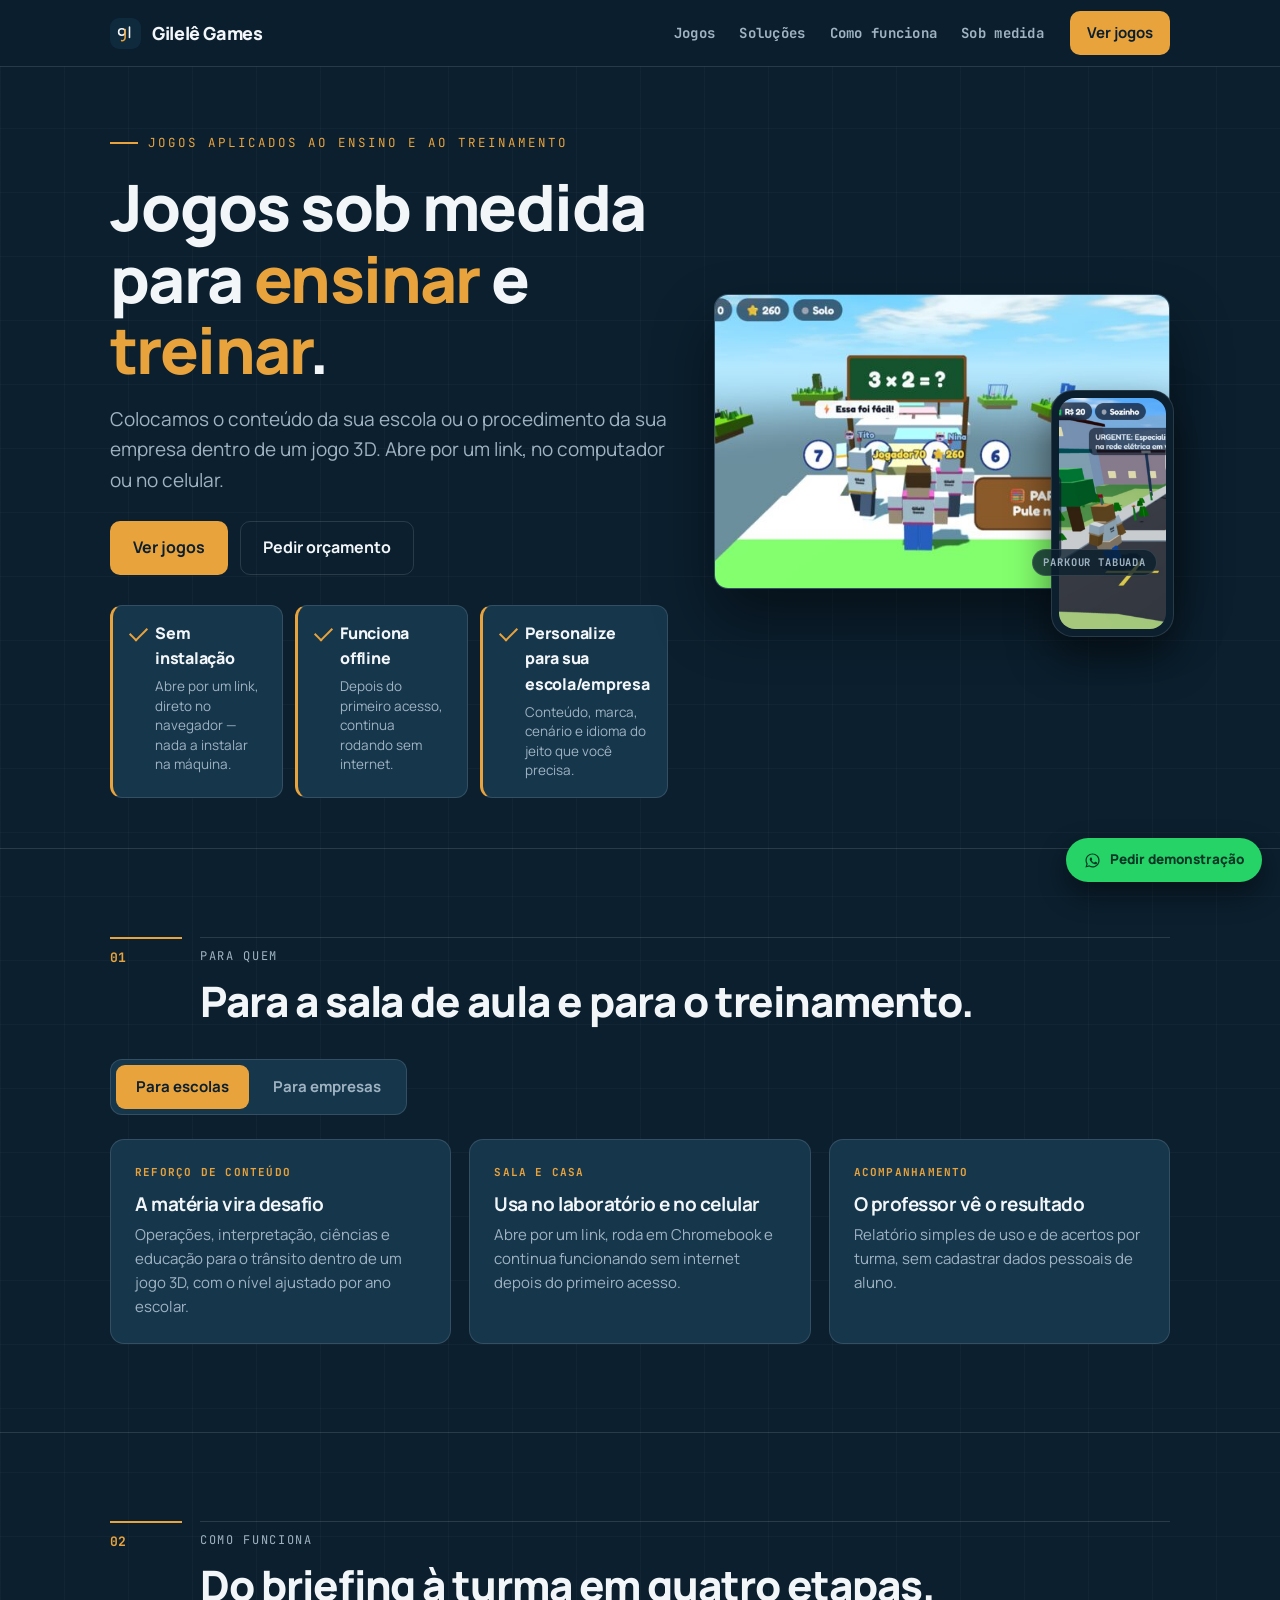
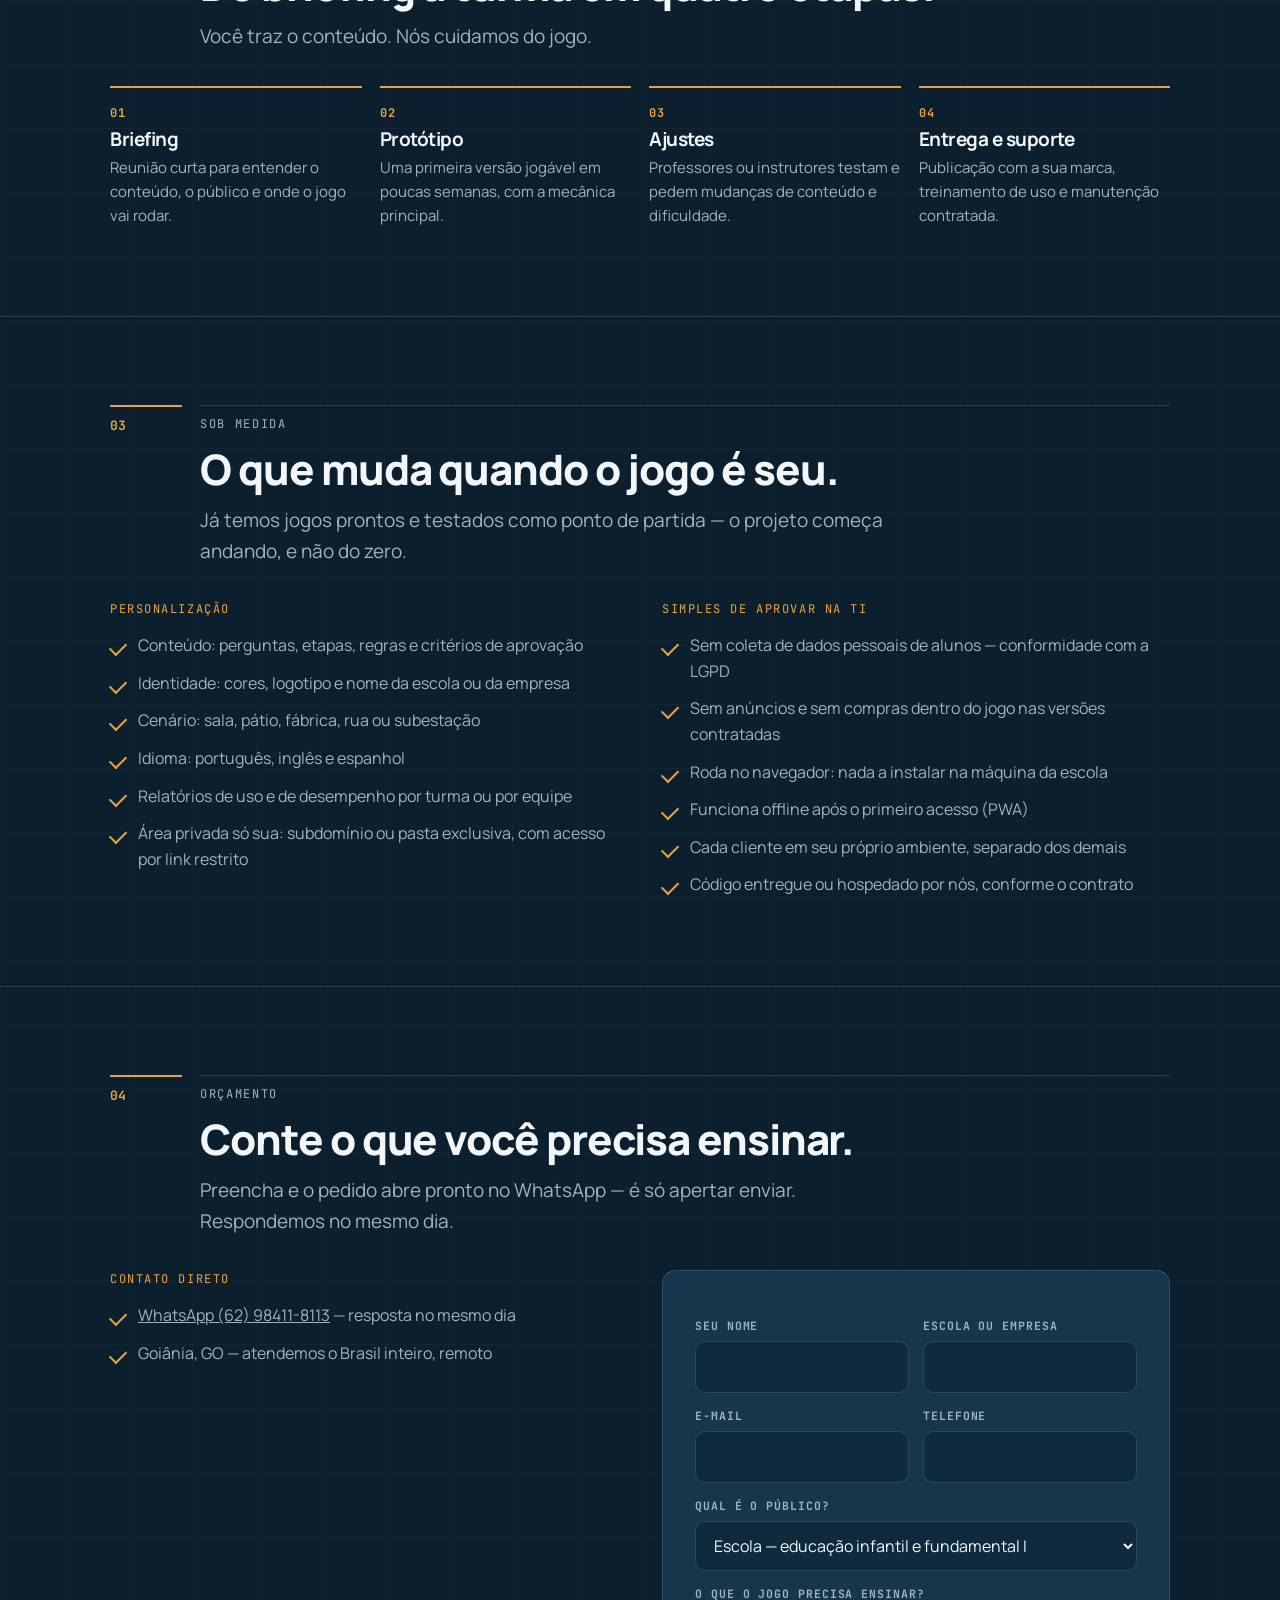
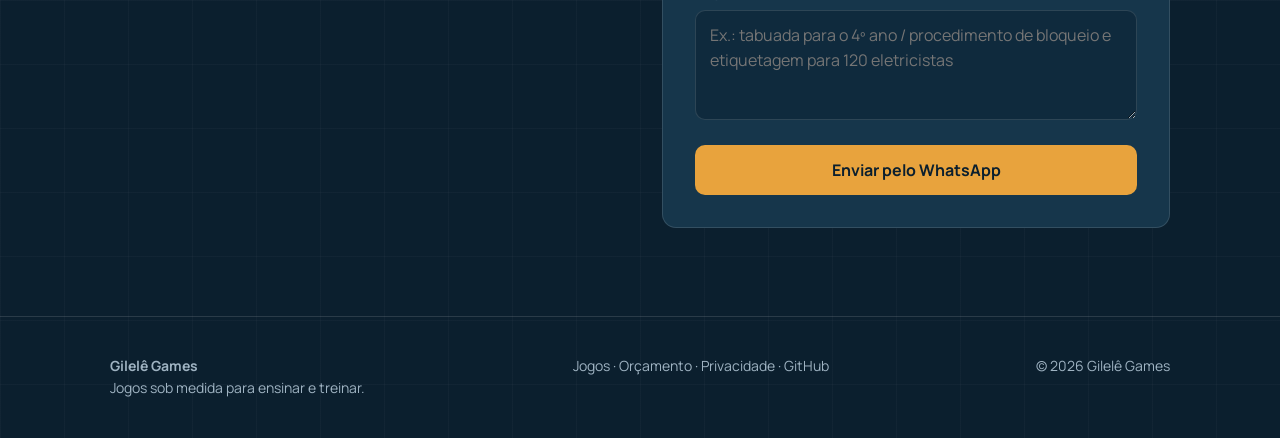
<file: index.html>
<!DOCTYPE html>
<html lang="pt-BR">
<head>
<meta charset="utf-8">
<meta name="viewport" content="width=device-width, initial-scale=1">
<title>Gilelê Games — Jogos sob medida para ensinar e treinar</title>
<meta name="description" content="Jogos e simuladores 3D sob medida para escolas e para treinamento corporativo. Rodam no navegador, sem instalação.">
<meta name="theme-color" content="#0B1F2E">
<link rel="icon" href="icons/portal.svg">
<link rel="apple-touch-icon" href="icons/portal-192.png">
<link rel="preconnect" href="https://fonts.googleapis.com">
<link rel="preconnect" href="https://fonts.gstatic.com" crossorigin>
<link href="https://fonts.googleapis.com/css2?family=Manrope:wght@400;500;600;800&family=JetBrains+Mono:wght@500;700&display=swap" rel="stylesheet">
<style>
:root{
  --bg:#0B1F2E; --base:#0F2A3D; --surf:#16364B; --surf2:#1C4260;
  --line:rgba(242,246,248,.13); --tx:#F2F6F8; --mut:#9FB3C2; --am:#E8A33D;
  --r:14px; --max:1180px; --mono:'JetBrains Mono',ui-monospace,monospace;
}
*{box-sizing:border-box}
html{scroll-behavior:smooth}
body{margin:0;color:var(--tx);font-family:Manrope,system-ui,sans-serif;font-size:17px;line-height:1.6;-webkit-font-smoothing:antialiased;
 background:
  linear-gradient(rgba(242,246,248,.028) 1px,transparent 1px) 0 0/100% 64px,
  linear-gradient(90deg,rgba(242,246,248,.028) 1px,transparent 1px) 0 0/64px 100%,
  var(--bg)}
h1,h2,h3{line-height:1.12;letter-spacing:-.025em;margin:0}
h1{font-size:clamp(34px,6.4vw,64px);font-weight:800}
h2{font-size:clamp(26px,3.8vw,42px);font-weight:800}
h3{font-size:19px;font-weight:700}
p{margin:0}
a{color:inherit}
:root{--pad:clamp(28px,6.5vw,60px)}
.wrap{max-width:var(--max);margin:0 auto;padding-left:var(--pad);padding-right:var(--pad)}
.lead{color:var(--mut);font-size:clamp(16px,2vw,19px);max-width:58ch}
.btn{display:inline-flex;align-items:center;gap:8px;padding:13px 22px;border-radius:10px;font-weight:700;font-size:16px;text-decoration:none;border:1px solid transparent;cursor:pointer;font-family:inherit}
.btn-p{background:var(--am);color:#0B1F2E}
.btn-p:hover{filter:brightness(1.07)}
.btn-s{border-color:var(--line);color:var(--tx);background:transparent}
.btn-s:hover{background:var(--surf)}

section{padding-top:clamp(54px,7vw,88px);padding-bottom:clamp(54px,7vw,88px);position:relative}
section + section{border-top:1px solid var(--line)}
.shead{display:grid;grid-template-columns:72px 1fr;gap:0 18px;align-items:start;margin-bottom:34px}
.shead .ix{font-family:var(--mono);font-size:13px;font-weight:700;color:var(--am);padding-top:9px;border-top:2px solid var(--am)}
.shead .tt{border-top:1px solid var(--line);padding-top:9px}
.shead .tt .k{font-family:var(--mono);font-size:12px;letter-spacing:.14em;text-transform:uppercase;color:var(--mut);display:block;margin-bottom:12px}
.shead .tt p{margin-top:12px}
@media(max-width:620px){.shead{grid-template-columns:52px 1fr;gap:0 12px}}

header{position:sticky;top:0;z-index:50;background:rgba(11,31,46,.9);backdrop-filter:blur(10px);border-bottom:1px solid var(--line)}
.nav{display:flex;align-items:center;gap:26px;height:66px}
.brand{display:flex;align-items:center;gap:11px;font-weight:800;letter-spacing:-.02em;text-decoration:none;font-size:18px}
.brand img{width:31px;height:31px;border-radius:9px}
.nav nav{margin-left:auto;display:flex;gap:24px;font-size:14px;font-weight:700;color:var(--mut);font-family:var(--mono);letter-spacing:.02em}
.nav nav a{text-decoration:none}
.nav nav a:hover{color:var(--tx)}
.nav nav a.kids{color:var(--am)}
.nav .btn{padding:9px 16px;font-size:15px}
@media(max-width:900px){.nav nav{display:none}.nav .btn{margin-left:auto}}

.hero{padding-top:clamp(40px,6vw,66px);padding-bottom:clamp(34px,5vw,50px)}
.hero-grid{display:grid;grid-template-columns:1.1fr .9fr;gap:46px;align-items:center}
@media(max-width:980px){.hero-grid{grid-template-columns:1fr;gap:32px}}
.kicker{font-family:var(--mono);font-size:12.5px;letter-spacing:.16em;text-transform:uppercase;color:var(--am);display:flex;align-items:center;gap:10px}
.kicker::before{content:"";width:28px;height:2px;background:var(--am)}
.hero h1{margin:18px 0 18px}
.hero h1 em{font-style:normal;color:var(--am)}
.cta{display:flex;gap:12px;margin-top:26px;flex-wrap:wrap}
.hl{display:grid;grid-template-columns:repeat(3,1fr);gap:12px;margin-top:30px}
@media(max-width:760px){.hl{grid-template-columns:1fr}}
.hlc{background:var(--surf);border:1px solid var(--line);border-left:3px solid var(--am);border-radius:12px;padding:15px 17px 16px}
.hlc b{display:block;font-size:16px;font-weight:800;letter-spacing:-.015em;padding-left:25px;position:relative}
.hlc b::before{content:"";position:absolute;left:0;top:6px;width:15px;height:8px;border-left:2.5px solid var(--am);border-bottom:2.5px solid var(--am);transform:rotate(-45deg)}
.hlc span{display:block;color:var(--mut);font-size:13.5px;line-height:1.45;margin-top:5px;padding-left:25px}
.shotlab{position:absolute;z-index:4;right:12px;bottom:12px;font-family:var(--mono);font-size:10.5px;font-weight:700;letter-spacing:.08em;text-transform:uppercase;color:var(--mut);background:rgba(11,31,46,.78);border:1px solid var(--line);border-radius:999px;padding:4px 10px}

.mock{position:relative;aspect-ratio:4/3}
.laptop{position:absolute;inset:0 0 14% 0;background:var(--surf);border:1px solid var(--line);border-radius:var(--r);overflow:hidden;box-shadow:0 30px 60px rgba(0,0,0,.45)}
.laptop img{width:100%;height:100%;object-fit:cover;display:block}
.phone{position:absolute;right:-4px;bottom:0;width:27%;aspect-ratio:9/18;background:#0B1F2E;border:1px solid var(--line);border-radius:22px;padding:7px;box-shadow:0 20px 40px rgba(0,0,0,.5);overflow:hidden}
.phone img{width:100%;height:100%;object-fit:cover;border-radius:16px;display:block}

/* FAIXA CRIANÇAS */
.kidsband{background:linear-gradient(100deg,#2a6c91,#1d5476);border:1px solid var(--line);border-radius:18px;padding:26px 28px;display:flex;align-items:center;gap:22px;flex-wrap:wrap;justify-content:space-between}
.kidsband h3{font-size:clamp(20px,2.6vw,26px)}
.kidsband p{color:#D8E6EE;font-size:15.5px;margin-top:6px;max-width:52ch}

.feat{display:grid;grid-template-columns:1.25fr .75fr;gap:0;border:1px solid var(--line);border-radius:18px;overflow:hidden;background:var(--surf);text-decoration:none}
@media(max-width:860px){.feat{grid-template-columns:1fr}}
.feat .thumb{aspect-ratio:16/9;border-right:1px solid var(--line)}
.feat-body{padding:30px 28px;display:flex;flex-direction:column;gap:12px;justify-content:center}
.feat-body h3{font-size:clamp(24px,3vw,32px)}
.feat-body p{color:var(--mut);font-size:16px}
.grid{display:grid;grid-template-columns:repeat(3,1fr);gap:18px;margin-top:18px}
@media(max-width:900px){.grid{grid-template-columns:1fr 1fr}}
@media(max-width:600px){.grid{grid-template-columns:1fr}}
.g{background:var(--surf);border:1px solid var(--line);border-radius:14px;overflow:hidden;display:flex;flex-direction:column;text-decoration:none;transition:transform .12s,border-color .12s}
.g:hover,.feat:hover{transform:translateY(-3px);border-color:rgba(232,163,61,.5)}
.thumb{aspect-ratio:16/10;position:relative;overflow:hidden;background:#123a4f}
.thumb .sh{position:absolute;inset:0;width:100%;height:100%;object-fit:cover;z-index:1}
.thumb .ic{position:absolute;z-index:3;right:12px;bottom:12px;width:38px;height:38px;border-radius:11px;border:1px solid var(--line)}
.thumb::after{content:"";position:absolute;inset:0;z-index:2;background:linear-gradient(180deg,rgba(11,31,46,.34),rgba(11,31,46,.06) 45%,rgba(11,31,46,.42))}
.g-body{padding:16px 18px 18px;display:flex;flex-direction:column;gap:9px;flex:1}
.g-body p{color:var(--mut);font-size:14px}
.tags{display:flex;flex-wrap:wrap;gap:6px;margin-top:auto;padding-top:8px}
.t{font-size:11.5px;font-weight:600;color:var(--mut);border:1px solid var(--line);border-radius:999px;padding:3px 10px;font-family:var(--mono)}
.status{position:absolute;z-index:3;top:12px;left:12px;font-family:var(--mono);font-size:10.5px;font-weight:700;letter-spacing:.09em;text-transform:uppercase;background:rgba(11,31,46,.82);border:1px solid var(--line);border-radius:999px;padding:4px 10px}
.status.dev{color:var(--am);border-color:rgba(232,163,61,.45)}
.pf{font-family:var(--mono);font-size:11px;color:var(--am);letter-spacing:.1em;text-transform:uppercase;font-weight:700}
.pfnote{margin-top:20px;font-size:14px;color:var(--mut)}

.seg{display:inline-flex;background:var(--surf);border:1px solid var(--line);border-radius:12px;padding:5px;gap:4px}
.seg button{border:0;background:transparent;color:var(--mut);font:inherit;font-weight:700;font-size:15px;padding:10px 20px;border-radius:9px;cursor:pointer}
.seg button[aria-selected=true]{background:var(--am);color:#0B1F2E}
.cards{display:grid;grid-template-columns:repeat(3,1fr);gap:18px;margin-top:24px}
.cards[hidden]{display:none}
@media(max-width:860px){.cards{grid-template-columns:1fr}}
.card{background:var(--surf);border:1px solid var(--line);border-radius:14px;padding:24px}
.card h3{margin-bottom:8px}
.card p{color:var(--mut);font-size:15px}
.card .tag{font-family:var(--mono);font-size:11px;font-weight:700;letter-spacing:.11em;text-transform:uppercase;color:var(--am);display:block;margin-bottom:12px}

.steps{display:grid;grid-template-columns:repeat(4,1fr);gap:18px}
@media(max-width:860px){.steps{grid-template-columns:1fr 1fr}}
@media(max-width:560px){.steps{grid-template-columns:1fr}}
.step{border-top:2px solid var(--am);padding-top:16px}
.step b{display:block;font-family:var(--mono);font-size:12px;color:var(--am);font-weight:700;letter-spacing:.1em;margin-bottom:6px}
.step p{color:var(--mut);font-size:15px;margin-top:6px}

.two{display:grid;grid-template-columns:1fr 1fr;gap:44px;align-items:start}
@media(max-width:860px){.two{grid-template-columns:1fr;gap:30px}}
ul.clean{list-style:none;margin:0;padding:0;display:grid;gap:12px}
ul.clean li{padding-left:28px;position:relative;color:var(--mut);font-size:16px}
ul.clean li::before{content:"";position:absolute;left:0;top:9px;width:14px;height:8px;border-left:2px solid var(--am);border-bottom:2px solid var(--am);transform:rotate(-45deg)}
.subt{font-family:var(--mono);font-size:12px;letter-spacing:.13em;text-transform:uppercase;color:var(--am);display:block;margin-bottom:14px}

.form{background:var(--surf);border:1px solid var(--line);border-radius:14px;padding:clamp(22px,4vw,32px)}
.row{display:grid;grid-template-columns:1fr 1fr;gap:14px}
@media(max-width:620px){.row{grid-template-columns:1fr}}
label{display:block;font-family:var(--mono);font-size:11.5px;font-weight:700;letter-spacing:.08em;text-transform:uppercase;color:var(--mut);margin:14px 0 6px}
input,select,textarea{width:100%;background:var(--base);border:1px solid var(--line);border-radius:10px;color:var(--tx);font:inherit;font-size:16px;padding:12px 14px}
input:focus,select:focus,textarea:focus{outline:2px solid var(--am);outline-offset:1px}
textarea{min-height:110px;resize:vertical}
.ok{margin-top:16px;background:rgba(232,163,61,.12);border:1px solid rgba(232,163,61,.4);border-radius:10px;padding:14px;font-size:15px;display:none}
.ok.on{display:block}

.wpp{position:fixed;right:18px;bottom:18px;z-index:60;display:inline-flex;align-items:center;gap:9px;background:#25D366;color:#073626;border-radius:999px;padding:11px 18px;font-weight:800;text-decoration:none;box-shadow:0 12px 28px rgba(0,0,0,.45);font-size:13.5px}
.wpp:hover{filter:brightness(1.06)}
.wpp svg{width:17px;height:17px;fill:currentColor}
footer{border-top:1px solid var(--line);padding:38px 0;color:var(--mut);font-size:14px}
.f-grid{display:flex;justify-content:space-between;gap:24px;flex-wrap:wrap}
footer a{text-decoration:none}
footer a:hover{color:var(--tx)}
</style>
</head>
<body>

<header>
 <div class="wrap nav">
  <a class="brand" href="#top"><img src="icons/portal.svg" alt=""> Gilelê Games</a>
  <nav>
   <a href="jogos.html">Jogos</a>
   <a href="#publico">Soluções</a>
   <a href="#como">Como funciona</a>
   <a href="#sobmedida">Sob medida</a>
  </nav>
  <a class="btn btn-p" href="jogos.html">Ver jogos</a>
 </div>
</header>

<section class="hero wrap" id="top">
 <div class="hero-grid">
  <div>
   <span class="kicker">Jogos aplicados ao ensino e ao treinamento</span>
   <h1>Jogos sob medida para <em>ensinar</em> e <em>treinar</em>.</h1>
   <p class="lead">Colocamos o conteúdo da sua escola ou o procedimento da sua empresa dentro de um jogo 3D. Abre por um link, no computador ou no celular.</p>
   <div class="cta">
    <a class="btn btn-p" href="jogos.html">Ver jogos</a>
    <a class="btn btn-s" href="#orcamento">Pedir orçamento</a>
   </div>
   <div class="hl">
    <div class="hlc"><b>Sem instalação</b><span>Abre por um link, direto no navegador — nada a instalar na máquina.</span></div>
    <div class="hlc"><b>Funciona offline</b><span>Depois do primeiro acesso, continua rodando sem internet.</span></div>
    <div class="hlc"><b>Personalize para sua escola/empresa</b><span>Conteúdo, marca, cenário e idioma do jeito que você precisa.</span></div>
   </div>
  </div>

  <div class="mock" aria-hidden="true">
   <div class="laptop"><img src="shots/parkour-tabuada.jpg" alt=""><span class="shotlab">Parkour Tabuada</span></div>
   <div class="phone"><img src="shots/apagao-phone.jpg" alt=""></div>
  </div>
 </div>
</section>

<section id="publico">
 <div class="wrap">
  <div class="shead">
   <div class="ix">01</div>
   <div class="tt">
    <span class="k">Para quem</span>
    <h2>Para a sala de aula e para o treinamento.</h2>
   </div>
  </div>
  <div class="seg" role="tablist">
   <button role="tab" aria-selected="true" data-seg="escolas">Para escolas</button>
   <button role="tab" aria-selected="false" data-seg="empresas">Para empresas</button>
  </div>

  <div class="cards" data-panel="escolas">
   <div class="card"><span class="tag">Reforço de conteúdo</span><h3>A matéria vira desafio</h3><p>Operações, interpretação, ciências e educação para o trânsito dentro de um jogo 3D, com o nível ajustado por ano escolar.</p></div>
   <div class="card"><span class="tag">Sala e casa</span><h3>Usa no laboratório e no celular</h3><p>Abre por um link, roda em Chromebook e continua funcionando sem internet depois do primeiro acesso.</p></div>
   <div class="card"><span class="tag">Acompanhamento</span><h3>O professor vê o resultado</h3><p>Relatório simples de uso e de acertos por turma, sem cadastrar dados pessoais de aluno.</p></div>
  </div>

  <div class="cards" data-panel="empresas" hidden>
   <div class="card"><span class="tag">Segurança do trabalho</span><h3>Treinar o risco sem correr o risco</h3><p>Simulações de procedimento, EPI, bloqueio e situações de emergência no ambiente da sua operação.</p></div>
   <div class="card"><span class="tag">Procedimentos</span><h3>Da norma à prática</h3><p>O passo a passo do seu POP virado em missão: o colaborador executa, erra em ambiente seguro e repete.</p></div>
   <div class="card"><span class="tag">Integração</span><h3>Onboarding que não é slide</h3><p>Reconhecimento de área, rotina e regras da empresa em um percurso guiado de poucos minutos.</p></div>
  </div>
 </div>
</section>

<section id="como">
 <div class="wrap">
  <div class="shead">
   <div class="ix">02</div>
   <div class="tt">
    <span class="k">Como funciona</span>
    <h2>Do briefing à turma em quatro etapas.</h2>
    <p class="lead">Você traz o conteúdo. Nós cuidamos do jogo.</p>
   </div>
  </div>
  <div class="steps">
   <div class="step"><b>01</b><h3>Briefing</h3><p>Reunião curta para entender o conteúdo, o público e onde o jogo vai rodar.</p></div>
   <div class="step"><b>02</b><h3>Protótipo</h3><p>Uma primeira versão jogável em poucas semanas, com a mecânica principal.</p></div>
   <div class="step"><b>03</b><h3>Ajustes</h3><p>Professores ou instrutores testam e pedem mudanças de conteúdo e dificuldade.</p></div>
   <div class="step"><b>04</b><h3>Entrega e suporte</h3><p>Publicação com a sua marca, treinamento de uso e manutenção contratada.</p></div>
  </div>
 </div>
</section>

<section id="sobmedida">
 <div class="wrap">
  <div class="shead">
   <div class="ix">03</div>
   <div class="tt">
    <span class="k">Sob medida</span>
    <h2>O que muda quando o jogo é seu.</h2>
    <p class="lead">Já temos jogos prontos e testados como ponto de partida — o projeto começa andando, e não do zero.</p>
   </div>
  </div>
  <div class="two">
   <div>
    <span class="subt">Personalização</span>
    <ul class="clean">
     <li>Conteúdo: perguntas, etapas, regras e critérios de aprovação</li>
     <li>Identidade: cores, logotipo e nome da escola ou da empresa</li>
     <li>Cenário: sala, pátio, fábrica, rua ou subestação</li>
     <li>Idioma: português, inglês e espanhol</li>
     <li>Relatórios de uso e de desempenho por turma ou por equipe</li>
     <li>Área privada só sua: subdomínio ou pasta exclusiva, com acesso por link restrito</li>
    </ul>
   </div>
   <div>
    <span class="subt">Simples de aprovar na TI</span>
    <ul class="clean">
     <li>Sem coleta de dados pessoais de alunos — conformidade com a LGPD</li>
     <li>Sem anúncios e sem compras dentro do jogo nas versões contratadas</li>
     <li>Roda no navegador: nada a instalar na máquina da escola</li>
     <li>Funciona offline após o primeiro acesso (PWA)</li>
     <li>Cada cliente em seu próprio ambiente, separado dos demais</li>
     <li>Código entregue ou hospedado por nós, conforme o contrato</li>
    </ul>
   </div>
  </div>
 </div>
</section>

<section id="orcamento">
 <div class="wrap">
  <div class="shead">
   <div class="ix">04</div>
   <div class="tt">
    <span class="k">Orçamento</span>
    <h2>Conte o que você precisa ensinar.</h2>
    <p class="lead">Preencha e o pedido abre pronto no WhatsApp — é só apertar enviar. Respondemos no mesmo dia.</p>
   </div>
  </div>
  <div class="two">
   <div>
    <span class="subt">Contato direto</span>
    <ul class="clean">
     <li><a href="https://wa.me/5562984118113" target="_blank" rel="noopener">WhatsApp (62) 98411-8113</a> — resposta no mesmo dia</li>
     <li>Goiânia, GO — atendemos o Brasil inteiro, remoto</li>
    </ul>
   </div>
   <form class="form" id="f">
    <div class="row">
     <div><label for="n">Seu nome</label><input id="n" required></div>
     <div><label for="o">Escola ou empresa</label><input id="o" required></div>
    </div>
    <div class="row">
     <div><label for="e">E-mail</label><input id="e" type="email" required></div>
     <div><label for="tel">Telefone</label><input id="tel" inputmode="tel"></div>
    </div>
    <label for="p">Qual é o público?</label>
    <select id="p">
     <option>Escola — educação infantil e fundamental I</option>
     <option>Escola — fundamental II e ensino médio</option>
     <option>Empresa — treinamento e segurança do trabalho</option>
     <option>Empresa — integração e procedimentos</option>
     <option>Outro</option>
    </select>
    <label for="m">O que o jogo precisa ensinar?</label>
    <textarea id="m" placeholder="Ex.: tabuada para o 4º ano / procedimento de bloqueio e etiquetagem para 120 eletricistas"></textarea>
    <button class="btn btn-p" style="margin-top:18px;width:100%;justify-content:center" type="submit">Enviar pelo WhatsApp</button>
    <div class="ok" id="ok"></div>
   </form>
  </div>
 </div>
</section>

<footer>
 <div class="wrap f-grid">
  <div><strong>Gilelê Games</strong><br>Jogos sob medida para ensinar e treinar.</div>
  <div><a href="jogos.html">Jogos</a> · <a href="#orcamento">Orçamento</a> · <a href="privacidade.html">Privacidade</a> · <a href="https://github.com/mico-droid/gilele-games">GitHub</a></div>
  <div>© 2026 Gilelê Games</div>
 </div>
</footer>

<a class="wpp" href="https://wa.me/5562984118113?text=Ol%C3%A1%2C%20vim%20pelo%20site%20da%20Gilel%C3%AA%20Games%20e%20quero%20falar%20sobre%20um%20jogo%20sob%20medida." target="_blank" rel="noopener" aria-label="Pedir demonstração pelo WhatsApp"><svg viewBox="0 0 24 24" aria-hidden="true"><path d="M12.04 2C6.58 2 2.13 6.45 2.13 11.91c0 1.75.46 3.45 1.32 4.95L2 22l5.25-1.38a9.9 9.9 0 0 0 4.79 1.22h.01c5.46 0 9.91-4.45 9.91-9.91 0-2.65-1.03-5.14-2.9-7.01A9.82 9.82 0 0 0 12.04 2zm0 1.67c2.2 0 4.27.86 5.83 2.42a8.2 8.2 0 0 1 2.41 5.82c0 4.54-3.7 8.24-8.25 8.24a8.22 8.22 0 0 1-4.2-1.15l-.3-.18-3.12.82.83-3.04-.2-.31a8.2 8.2 0 0 1-1.26-4.38c0-4.54 3.7-8.24 8.26-8.24zm-2.4 4.1c-.17 0-.45.07-.69.32-.24.25-.9.88-.9 2.15s.92 2.49 1.05 2.66c.13.17 1.8 2.75 4.37 3.75.61.26 1.09.42 1.46.54.61.19 1.17.17 1.61.1.49-.07 1.51-.62 1.73-1.22.21-.6.21-1.11.15-1.22-.06-.1-.24-.17-.49-.3-.25-.12-1.51-.74-1.74-.83-.23-.08-.4-.12-.57.13-.17.25-.65.82-.8.99-.15.17-.3.19-.54.07-.25-.13-1.07-.4-2.03-1.26-.75-.67-1.26-1.5-1.41-1.75-.15-.25-.02-.38.11-.5.11-.11.25-.3.37-.45.12-.15.16-.25.25-.42.08-.17.04-.31-.02-.44-.06-.12-.55-1.37-.77-1.87-.2-.48-.41-.42-.56-.42l-.48-.01z"/></svg>Pedir demonstração</a>

<script>
document.querySelectorAll('.seg button').forEach(b=>b.onclick=()=>{
 document.querySelectorAll('.seg button').forEach(x=>x.setAttribute('aria-selected',x===b));
 document.querySelectorAll('[data-panel]').forEach(p=>p.hidden=p.dataset.panel!==b.dataset.seg);
});

// Sem servidor: o formulário monta a mensagem e abre o WhatsApp já preenchido.
const WA = "5562984118113";
document.getElementById('f').addEventListener('submit',ev=>{
 ev.preventDefault();
 const v=id=>document.getElementById(id).value.trim();
 const linhas=[
  'Olá! Vim pelo site da Gilelê Games e quero um orçamento.','',
  'Nome: '+v('n'),
  'Escola/empresa: '+v('o'),
  'E-mail: '+v('e'),
 ];
 if(v('tel')) linhas.push('Telefone: '+v('tel'));
 linhas.push('Público: '+v('p'),'','O que o jogo precisa ensinar:',v('m')||'(vou explicar por aqui)');
 const href='https://wa.me/'+WA+'?text='+encodeURIComponent(linhas.join('\n'));
 const ok=document.getElementById('ok');
 ok.classList.add('on');
 ok.innerHTML='Abrindo o WhatsApp com o seu pedido… Se não abrir sozinho, <a href="'+href+'" target="_blank" rel="noopener" style="color:var(--am);font-weight:700">toque aqui</a>.';
 window.open(href,'_blank','noopener');
});
</script>
</body>
</html>
</file>
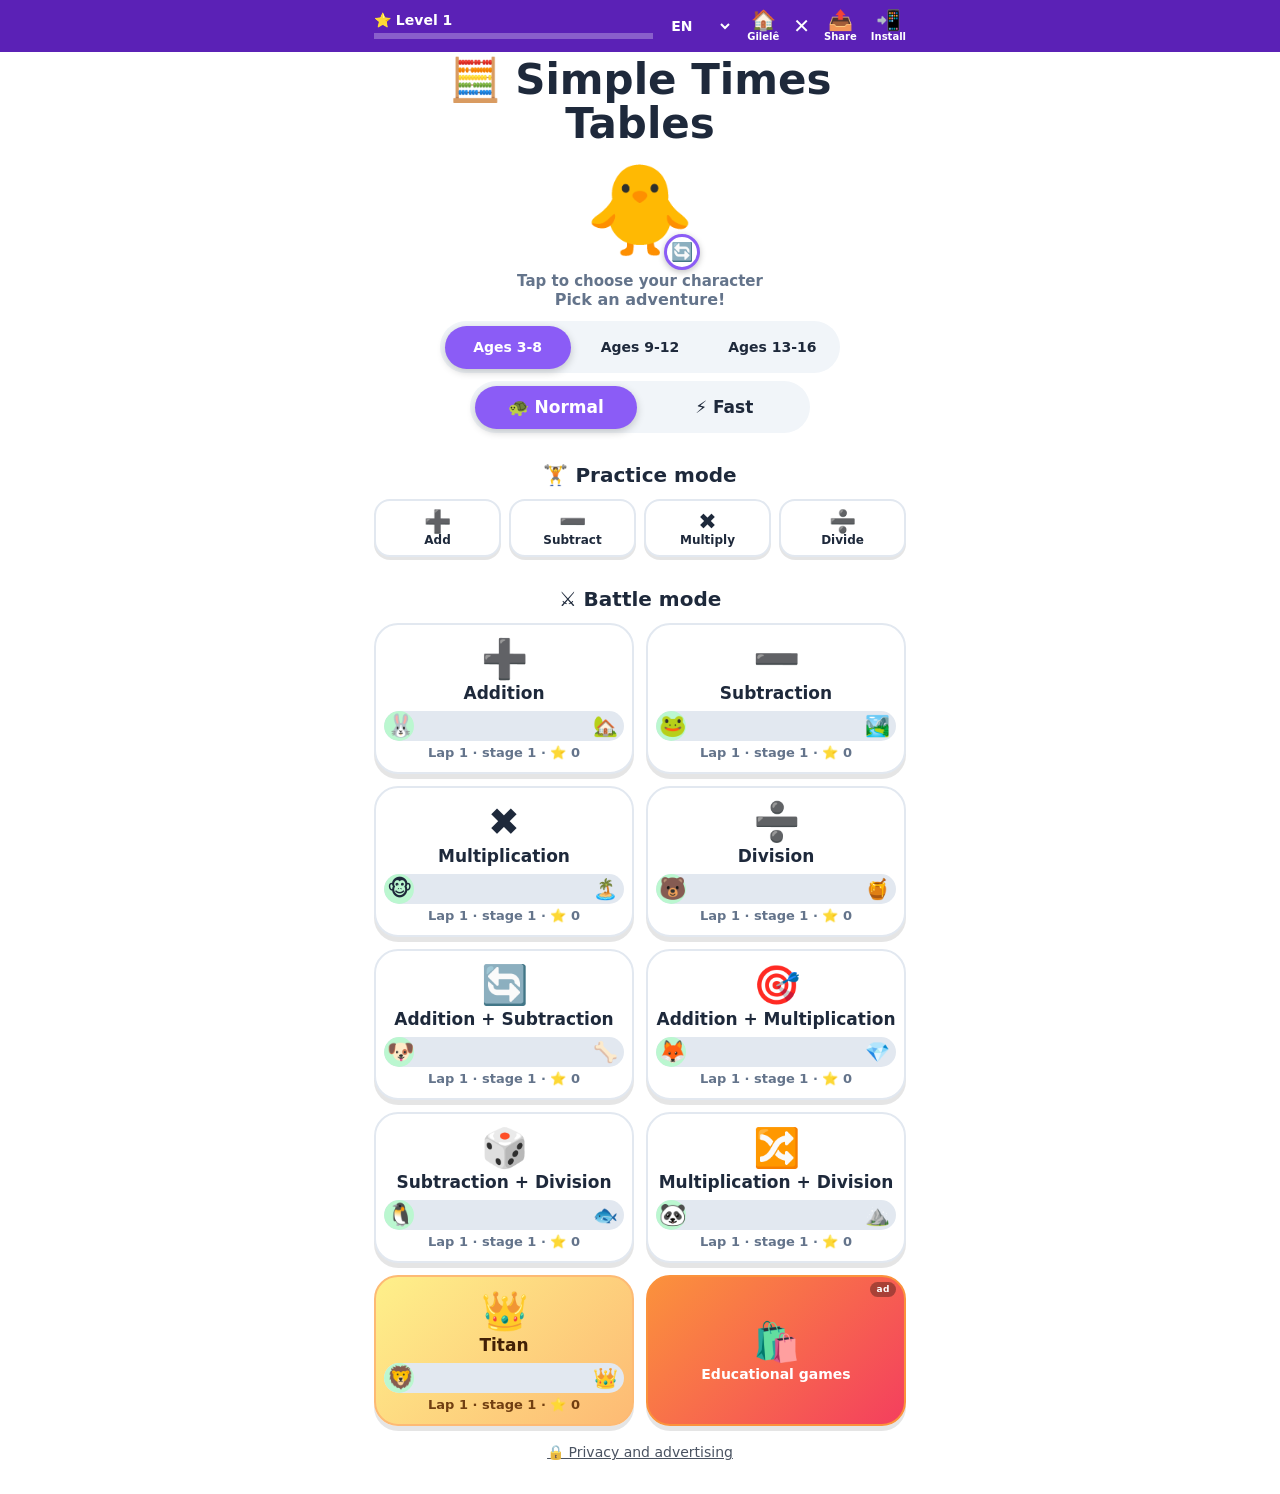
<file: games/tabuada/index.html>
<!DOCTYPE html>
<html lang="pt-BR">
<head>
<!-- Analytics (mesmo container GTM do Jatobá Tec). Sem dados pessoais; anúncios/personalização sempre negados. -->
<script>
window.dataLayer=window.dataLayer||[];function gtag(){dataLayer.push(arguments)}
gtag('consent','default',{ad_storage:'denied',ad_user_data:'denied',ad_personalization:'denied',analytics_storage:'granted'});
gtag('set','ads_data_redaction',true);
window.TRK_CTX={game_id:'tabuada',app_mode:(matchMedia('(display-mode: standalone)').matches||navigator.standalone===true)?'app':'browser'};
window.TRK=function(ev,p){try{dataLayer.push(Object.assign({event:ev},TRK_CTX,p||{}))}catch(e){}};
dataLayer.push(Object.assign({'gtm.start':Date.now(),event:'gtm.js'},TRK_CTX));
var TRK_OFF=false;try{TRK_OFF=localStorage.getItem('ez:noanalytics')==='1'}catch(e){}
if(TRK_OFF)window.TRK=function(){};else (function(){var s=document.createElement('script');s.async=true;s.src='https://www.googletagmanager.com/gtm.js?id=GTM-54JJ46D9';document.head.appendChild(s)})();
</script>
<meta charset="utf-8">
<meta name="viewport" content="width=device-width, initial-scale=1, viewport-fit=cover, interactive-widget=resizes-content">
<meta name="theme-color" content="#5b21b6">
<meta name="description" content="Times table math game for kids and teens / Jogo de tabuada / Juego de tablas">
<link rel="manifest" href="manifest.json">
<link rel="icon" href="../../icons/tabuada-simples-192.png">
<link rel="apple-touch-icon" href="icons/apple-touch-icon.png">
<meta name="mobile-web-app-capable" content="yes">
<meta name="apple-mobile-web-app-capable" content="yes">
<meta name="apple-mobile-web-app-status-bar-style" content="default">
<title>Tabuada Simples</title>
<style>
:root{--card:#fff;--ink:#1e293b;--mute:#64748b;--line:#e2e8f0;--c1:#3b82f6;--c2:#f97316;--ok:#22c55e;--pri:#8b5cf6;box-sizing:border-box;padding-top:env(safe-area-inset-top,0px);padding-bottom:env(safe-area-inset-bottom,0px)}
html{scroll-padding-top:env(safe-area-inset-top,0px)}
*{box-sizing:border-box;-webkit-tap-highlight-color:transparent}
body{margin:0;min-height:100vh;font-family:"Trebuchet MS","Segoe UI",system-ui,sans-serif;color:var(--ink);background:#fff}
#app{max-width:560px;margin:0 auto;padding:14px 14px 28px}
h1{font-size:clamp(28px,8vw,42px);text-align:center;margin:4px 0 2px;line-height:1.05}
.sub{text-align:center;color:var(--mute);margin:0 0 12px;font-weight:700}
.card,.pill,.ic,.mode,.lv{border:2px solid var(--line)}
.card{background:var(--card);border-radius:26px;padding:16px;box-shadow:0 6px 16px rgba(30,41,59,.10);margin-bottom:12px}
button{font:inherit;color:inherit;cursor:pointer;border:0}
button:focus-visible{outline:4px solid var(--pri);outline-offset:2px}
.mascot{font-size:88px;text-align:center;line-height:1;animation:bob 2s ease-in-out infinite}
@keyframes bob{50%{transform:translateY(-10px) rotate(-4deg)}}
.seg{display:flex;gap:6px;background:#f1f5f9;border-radius:99px;padding:4.5px;margin:0 auto 16px;max-width:340px}
.seg button{flex:1;min-height:43px;border-radius:99px;background:transparent;font-weight:900;font-size:17px}
.seg button.on{background:var(--pri);color:#fff;box-shadow:0 3px 8px rgba(0,0,0,.2)}
.modes{display:grid;grid-template-columns:1fr 1fr;gap:12px}
.mode{background:var(--card);border-radius:24px;padding:12px 8px;box-shadow:0 5px 0 rgba(0,0,0,.10);font-weight:800;font-size:17px;display:flex;flex-direction:column;align-items:center;justify-content:center;gap:2px;transition:transform .1s}
.mode:active{transform:translateY(4px);box-shadow:0 1px 0 rgba(0,0,0,.1)}
.mode .i{font-size:38px}.mode small{color:var(--mute);font-size:13px}
.mode.titan{background:linear-gradient(135deg,#fef08a,#fdba74);color:#422006;border-color:#fdba74}
.mode.titan small{color:#713f12}
.mini{position:relative;display:block;width:100%;height:30px;background:#e2e8f0;border-radius:99px;margin:6px 0 2px;overflow:hidden}
.mini b{position:absolute;left:0;top:0;bottom:0;background:#bbf7d0;border-radius:99px}
.mini .ln{position:absolute;left:3px;right:34px;top:0;bottom:0}
.mini i{position:absolute;top:0;font-style:normal;font-size:22px;line-height:30px}
.mini u{position:absolute;right:6px;top:0;text-decoration:none;font-size:20px;line-height:30px}
.top{display:flex;flex-wrap:wrap;gap:8px;align-items:center;margin-bottom:10px}
.pill{background:var(--card);border-radius:99px;padding:7px 12px;font-weight:800;font-size:15px}
.ic{background:var(--card);border-radius:99px;width:46px;height:46px;font-size:21px}
#cmb{margin-left:auto}
.scene h2{margin:0 0 4px;font-size:20px}.scene p{margin:0 0 8px;color:var(--mute);font-weight:700}
.track{position:relative;height:66px;background:linear-gradient(#bbf7d0,#86efac);border-radius:18px;overflow:hidden}
.lane{position:absolute;left:4px;right:62px;top:0;bottom:0}
.hero{position:absolute;top:6px;left:0;font-size:46px;line-height:54px;transition:left .6s,transform .6s}
.goal{position:absolute;right:8px;top:6px;font-size:42px;line-height:54px}
.hop{animation:hop .5s}.wig{animation:wig .5s}
@keyframes hop{40%{margin-top:-22px}}@keyframes wig{25%{margin-left:-8px}75%{margin-left:8px}}
.timer{position:relative;height:30px;background:#e2e8f0;border-radius:99px;overflow:hidden;margin-bottom:12px}
#tb{height:100%;width:100%;background:var(--ok);border-radius:99px;transition:background .3s}
#tn{position:absolute;inset:0;display:grid;place-items:center;font-weight:900;font-size:18px;color:#0f172a}
.timer.urgent #tb{background:#ef4444}.timer.urgent{animation:pulse .5s infinite}
@keyframes pulse{50%{transform:scale(1.03)}}
.enter{animation:enter .35s ease-out}.leave{animation:leave .2s ease-in forwards}
@keyframes enter{from{opacity:0;transform:translateX(40px)}}@keyframes leave{to{opacity:0;transform:translateX(-40px)}}
.qt{text-align:center;font-size:clamp(38px,12vw,56px);font-weight:900;letter-spacing:1px}
.vis{min-height:80px;display:flex;flex-direction:column;align-items:center;justify-content:center;gap:6px;padding:4px 0 10px}
.eq{display:flex;flex-wrap:wrap;gap:8px;align-items:center;justify-content:center}.eq>b{font-size:30px}
.bl{display:flex;flex-wrap:wrap;justify-content:center;max-width:300px}.bl.big{flex-direction:column;align-items:center}.bl.big>div{display:flex;flex-wrap:wrap;justify-content:center}
.b{display:inline-block;width:var(--s);height:var(--s);margin:1px;border-radius:3px;background:var(--c1);font-style:normal;font-size:11px;color:#fff;text-align:center;line-height:var(--s);font-weight:800}
.ten{width:calc(var(--s)*10 + 18px)}.c2{background:var(--c2)}
.grid{display:grid;justify-content:center}.cap{font-weight:800;color:var(--mute);font-size:15px;text-align:center}
.groups{display:flex;flex-wrap:wrap;gap:8px;justify-content:center}
.grp{display:flex;flex-wrap:wrap;justify-content:center;align-content:center;border:3px solid;border-radius:12px;padding:3px;max-width:116px}
.grp em{width:100%;text-align:center;font-style:normal;font-weight:900;font-size:18px}
.opts{display:grid;grid-template-columns:repeat(3,1fr);gap:10px}
.opt{min-height:78px;border-radius:22px;background:linear-gradient(#a78bfa,#8b5cf6);color:#fff;font-size:clamp(26px,8vw,36px);font-weight:900;box-shadow:0 6px 0 #6d28d9;transition:transform .1s}
.opt:active:not(:disabled){transform:translateY(4px);box-shadow:0 2px 0 #6d28d9}
.opt:disabled{opacity:.92;cursor:default}
.opt.right{background:linear-gradient(#4ade80,#22c55e);box-shadow:0 6px 0 #15803d;animation:pop .4s}
.opt.oops{background:linear-gradient(#fbbf24,#f59e0b);box-shadow:0 6px 0 #b45309}
@keyframes pop{50%{transform:scale(1.12)}}
.fb{text-align:center;font-weight:900;font-size:21px;min-height:30px;margin-top:12px}
.fb small{display:block;font-size:16px;color:var(--mute);margin:2px 0}
.bar{position:sticky;bottom:12px;z-index:5}.bar:empty{display:none}
.btn{display:block;width:100%;min-height:60px;border-radius:20px;background:var(--pri);color:#fff;font-weight:900;font-size:20px;box-shadow:0 5px 0 #6d28d9;margin-top:10px}
.btn.alt{background:var(--card);color:var(--ink);box-shadow:0 5px 0 rgba(0,0,0,.15);border:2px solid var(--line)}
.btn.sh{background:#22c55e;box-shadow:0 5px 0 #15803d}
.res{text-align:center}.res h2{font-size:30px;margin:6px 0}
.stars{font-size:54px;letter-spacing:4px}.stars span{display:inline-block;animation:pop .6s both}
.stat{font-size:20px;font-weight:800;margin:6px 0}
.trail{position:relative;margin:4px 0 0;background:linear-gradient(#ecfeff,#f0fdf4);height:calc(100vh - 270px);height:calc(100dvh - 270px);min-height:380px;max-height:640px;padding:0}
.trail svg{position:absolute;inset:0;width:100%;height:100%}
.node{position:absolute;transform:translate(-50%,-50%);width:52px;height:52px;border-radius:50%;background:var(--card);font-weight:900;font-size:20px;box-shadow:0 5px 0 rgba(0,0,0,.18);display:flex;flex-direction:column;align-items:center;justify-content:center;line-height:1.05;border:2px solid var(--line)}
.node small{font-size:11px;min-height:12px}
.node.done{background:#bbf7d0;color:#14532d}.node.cur{background:#fde047;color:#422006;animation:pulse 1.2s infinite}
.node:disabled{background:#e2e8f0;color:#64748b;box-shadow:none}
.pet{position:absolute;transform:translate(-50%,-50%);font-size:36px;pointer-events:none;animation:bob 1.6s ease-in-out infinite}
.goalp{position:absolute;transform:translate(-50%,-50%);text-align:center;font-weight:900;width:200px}
.goalp b{display:block;font-size:50px;line-height:1}
.count{font-size:96px;font-weight:900;color:var(--pri);line-height:1.1;animation:pop 1s infinite}
.seg.age{max-width:400px;margin-bottom:8px}.seg.age button{font-size:14px;padding:0 4px}
.threat{position:absolute;left:6px;top:6px;font-size:38px;line-height:54px}.rad .lane{left:50px}.alarm .threat{animation:wig .3s infinite}
button.mascot{position:relative;display:grid;place-items:center;width:124px;height:124px;margin:0 auto;background:none;padding:0;border-radius:50%}
button.mascot.fast{border:4px solid #f59e0b;background:radial-gradient(#fef3c7,#fff);animation:bob 2s ease-in-out infinite,glow .9s ease-in-out infinite alternate}
@keyframes glow{from{box-shadow:0 0 0 4px rgba(245,158,11,.25),0 0 14px 4px rgba(245,158,11,.4)}to{box-shadow:0 0 0 8px rgba(245,158,11,.3),0 0 34px 12px rgba(245,158,11,.75)}}
.chg{position:absolute;right:2px;bottom:2px;width:36px;height:36px;border-radius:50%;background:#fff;border:3px solid var(--pri);font-size:18px;line-height:1;display:grid;place-items:center;box-shadow:0 2px 6px rgba(0,0,0,.25)}
.av{display:grid;grid-template-columns:repeat(auto-fill,minmax(76px,1fr));gap:10px}
.avb{font-size:42px;background:#fff;border:3px solid var(--line);border-radius:20px;min-height:76px}.avb.on{border-color:var(--pri);background:#ede9fe}
.btn.big{min-height:92px;font-size:28px;background:linear-gradient(#fb923c,#f97316);box-shadow:0 6px 0 #c2410c}
.flash{position:fixed;inset:0;background:#ef4444;pointer-events:none;z-index:20;opacity:0;animation:redblink .3s 3}
@keyframes redblink{50%{opacity:.55}}
.ten5{display:grid;grid-template-columns:repeat(5,auto);margin:3px;padding:2px;border:2px solid rgba(100,116,139,.35);border-radius:8px}.ten5.rest{border-style:dashed}
.typed{display:flex;gap:10px;align-items:center}
.typed input{flex:1;min-width:0;font:inherit;font-size:34px;font-weight:900;text-align:center;min-height:72px;border:4px solid var(--pri);border-radius:22px;color:var(--ink);background:#fff}
.typed input.okk{border-color:#22c55e;background:#dcfce7}.typed input.bad{border-color:#f59e0b;background:#fef3c7}
.typed .btn{width:92px;margin:0;min-height:72px;font-size:30px}
.hint{text-align:center;font-weight:800;color:#6d28d9;background:#f5f3ff;border-radius:14px;padding:8px 10px;margin:4px 0 6px;font-size:15px}
.tt{text-align:center;font-size:20px;margin:20px 0 8px}.modes.tr .mode{padding:10px 6px;font-size:16px}.modes.tr .mode .i{font-size:30px}
.compact{padding:8px 12px}
.compact .qt{font-size:28px;line-height:1.2}
.compact .vis{min-height:0;padding:0;max-height:90px;overflow:auto}
.compact .typed{gap:8px}
.compact .typed input{min-height:44px;font-size:22px;border-width:3px;border-radius:14px}
.compact .typed .btn{width:64px;min-height:44px;font-size:22px;border-radius:14px;box-shadow:0 3px 0 #6d28d9}
.compact .fb{margin-top:4px;min-height:22px;font-size:17px}
.tips{margin:0 0 6px;padding-left:20px;font-weight:700;line-height:1.45;font-size:16px}.tips li{margin-bottom:6px}
.toast{position:fixed;left:50%;bottom:30px;transform:translateX(-50%);background:#1e293b;color:#fff;padding:12px 18px;border-radius:99px;font-weight:800;opacity:0;pointer-events:none;transition:opacity .3s;z-index:9}
.toast.on{opacity:1}
@media(prefers-reduced-motion:reduce){*{animation:none!important;transition:none!important}}
.seg{margin-bottom:8px}.modes{margin-top:12px}
.notimer{background:#ecfdf5;color:#047857;border:2px solid #a7f3d0;border-radius:99px;padding:8px 14px;font-weight:800;text-align:center;margin-bottom:12px;font-size:14px}
.ad{display:block;position:relative;overflow:hidden;white-space:nowrap;text-overflow:ellipsis;text-align:center;text-decoration:none;color:#fff;font-weight:900;font-size:clamp(13px,4vw,17px);line-height:56px;height:56px;padding:0 46px 0 12px;border-radius:20px;background:linear-gradient(135deg,#fb923c,#f43f5e);box-shadow:0 5px 0 #be123c;margin-top:12px}
.ad::after{content:'';position:absolute;top:0;left:-60%;width:35%;height:100%;background:linear-gradient(90deg,transparent,rgba(255,255,255,.5),transparent);transform:skewX(-20deg);animation:shine 3s infinite}
@keyframes shine{to{left:130%}}
.adtag{position:absolute;top:5px;right:8px;font-size:9px;line-height:1;background:rgba(0,0,0,.32);padding:3px 6px;border-radius:99px;font-weight:700;letter-spacing:.5px}

.tr4{display:grid;grid-template-columns:repeat(4,1fr);gap:8px}
.tbtn{background:#fff;border:2px solid var(--line);border-radius:16px;min-height:58px;font-weight:800;font-size:12px;box-shadow:0 3px 0 rgba(0,0,0,.1);display:flex;flex-direction:column;align-items:center;justify-content:center;line-height:1.1;padding:4px 2px}
.tbtn span{font-size:22px}.tbtn:active{transform:translateY(3px);box-shadow:none}
.adtile{position:relative;overflow:hidden;background:linear-gradient(135deg,#fb923c,#f43f5e);color:#fff;border-color:#fb923c;text-decoration:none}
.adtile .i{font-size:38px}.adshort{white-space:nowrap;font-size:14px}
.adtile::after{content:'';position:absolute;top:0;left:-60%;width:35%;height:100%;background:linear-gradient(90deg,transparent,rgba(255,255,255,.5),transparent);transform:skewX(-20deg);animation:shine 3s infinite}
.ttable{display:grid;grid-template-columns:1fr 1fr;gap:6px 10px;font-weight:800;font-size:15px;text-align:center}
.ttable span{background:#f5f3ff;border-radius:10px;padding:5px 2px}
body{transition:background .6s}body.lost{background:#cfd8e3}
.topbar{display:flex;gap:14px;align-items:center;margin:-14px -14px 6px;padding:10px 14px;background:#5b21b6;color:#fff;box-shadow:0 0 0 100vmax #5b21b6;clip-path:inset(0 -100vmax)}
.lvl{flex:1;min-width:0;font-weight:800;font-size:14px;line-height:1.1}
.lvbar{height:6px;background:rgba(255,255,255,.28);margin-top:4px;overflow:hidden}.lvbar i{display:block;height:100%;background:#fde047;transition:width .6s}
.langsel{background:transparent;color:#fff;border:0;font:inherit;font-weight:800;font-size:14px;padding:4px 0;cursor:pointer}.langsel option{color:#1e293b}
.tb{display:flex;flex-direction:column;align-items:center;gap:1px;background:none;color:#fff;font-size:10px;font-weight:800;line-height:1.1;padding:0}.tb span{font-size:20px;line-height:1}
.tt{margin:30px 0 12px}
.flip .hero .face{display:inline-block;transform:scaleX(-1)}
.modal{position:fixed;inset:0;background:rgba(15,23,42,.55);display:grid;place-items:center;z-index:30;padding:20px}
.modal .box{background:#fff;border-radius:22px;padding:18px;max-width:420px;box-shadow:0 10px 30px rgba(0,0,0,.3)}.modal h2{margin:0 0 8px;font-size:20px}.modal p{margin:0 0 6px;font-weight:700;line-height:1.45}
.modal small{display:block;margin-top:10px;color:#64748b;font-weight:700;line-height:1.6}
.thelp{margin:0 0 8px;font-weight:700;font-size:14px;line-height:1.4;color:#334155;background:#f5f3ff;border-radius:14px;padding:8px 12px;text-align:center}
.laptag{position:absolute;transform:translateY(-50%);display:flex;align-items:center;gap:2px;font-size:13px;font-weight:800;color:#475569;white-space:nowrap}
.laptag button{background:none;font-size:16px;color:#475569;padding:4px 6px}.laptag button:disabled{opacity:.25}
.privlink{text-align:center;margin:18px 0 6px;font-size:14px}.privlink a{color:inherit;opacity:.8}
</style>
</head>
<body>
<div id="app"></div><div class="toast" id="toast"></div>
<script type="application/json" id="lang-pt">{"title": "Tabuada Simples", "subtitle": "Escolha uma aventura!", "pickHint": "Toque para escolher seu personagem", "pickTitle": "Escolha seu personagem", "pickAria": "Escolher personagem", "age0": "3 a 8 anos", "age1": "9 a 12 anos", "age2": "13 a 16 anos", "speedNormal": "🐢 Normal", "speedFast": "⚡ Rápido", "langAria": "Idioma", "mode_add": "Soma", "mode_sub": "Subtração", "mode_mul": "Multiplicação", "mode_div": "Divisão", "mode_as": "Soma + Subtração", "mode_am": "Soma + Multiplicação", "mode_sd": "Subtração + Divisão", "mode_md": "Multiplicação + Divisão", "mode_titan": "Titã", "place_add": "Chegar em casa", "place_sub": "Conquistar o rio", "place_mul": "Alcançar a ilha", "place_div": "Chegar ao pote de mel", "place_as": "Achar o osso gigante", "place_am": "Achar o tesouro", "place_sd": "Pescar o peixe gigante", "place_md": "Conquistar a montanha", "place_titan": "Ganhar a coroa", "modeSub": "Volta {c} · fase {w} · ⭐ {s}", "trainHome": "🏋️ Modo treino", "trainSmall": "🚫⏱️ Sem cronômetro", "noTimer": "🚫⏱️ Sem cronômetro", "noTimerNote": "Pense com calma, sem pressa! 😊", "adText": "🛍️ Veja materiais e jogos educativos", "adTag": "publi", "musicHint": "🔊 Toque na tela para ligar a música", "back": "Voltar", "exit": "Sair", "sound": "Som", "prevLap": "Volta anterior", "nextLap": "Próxima volta", "answerAria": "Responder", "yourAnswer": "Sua resposta", "lap": "Volta {n}", "harder": " · mais difícil", "phase": "Fase {n}", "phaseLap": "Fase {n} · Volta {c}", "dangerTitle": "{e} {n} precisa de ajuda!", "danger": ["{n} está no meio de uma ventania de folhas 🍂. Ajude a chegar em casa!", "{n} escorregou na lama 🌧️. Ajude a chegar na toca!", "{n} está numa poça de bolhas 🫧. Ajude a chegar na margem!", "{n} subiu numa nuvem 🌥️. Ajude a descer!"], "rewardTitle": "{e} {n} {txt}!", "rewardTxt": "Cada resposta certa chega mais perto!", "reward": ["quer pegar o biscoito 🍪", "quer pegar o brinquedo 🧸", "quer comer a fruta 🍓", "quer abrir o presente 🎁", "quer pegar o doce 🍭", "quer pegar a bola ⚽"], "help": "Acerte as contas para ajudar {n}! 💪", "helpRad": "Acerte as contas para escapar! 💨", "radical": [{"t": "💣 A bomba vai explodir!", "x": "Corra até o abrigo antes do fim da contagem!"}, {"t": "🧛 O vampiro vai te pegar!", "x": "Corra até o nascer do sol 🌅 antes que ele te alcance!"}, {"t": "🧟 Os zumbis estão chegando!", "x": "Alcance o helicóptero 🚁 e fuja!"}, {"t": "🌋 O vulcão vai entrar em erupção!", "x": "Chegue ao barco ⛵ antes da lava!"}, {"t": "🦈 O tubarão está atrás de você!", "x": "Nade até a ilha 🏝️!"}, {"t": "☄️ Chuva de meteoros!", "x": "Entre na nave 🚀 antes que seja tarde!"}, {"t": "🐉 O dragão acordou!", "x": "Chegue ao castelo 🏰 e feche os portões!"}, {"t": "🌊 A represa vai romper!", "x": "Suba a montanha ⛰️ antes da onda!"}], "names": {"🐰": "O coelhinho", "🐶": "O cachorrinho", "🐱": "O gatinho", "🐼": "O panda", "🐵": "O macaquinho", "🐸": "O sapinho", "🐥": "O pintinho", "🐻": "O ursinho", "🦝": "O guaxinim", "🦁": "O leãozinho", "🐧": "O pinguim", "🐯": "O tigrinho", "🦄": "O unicórnio", "👧": "A menina", "🧚‍♀️": "A fadinha", "👸": "A princesa", "🧜‍♀️": "A sereia", "🦸‍♀️": "A heroína", "👩‍🚀": "A astronauta", "👩‍🎤": "A cantora"}, "ready": "Prepare-se...", "startNow": "▶ Começar agora", "fastMsg": "🚀 Muito rápido!", "comboMsg": "🔥 Combo!", "okMsg": "✨ Acertou!", "oops": "🤔 Quase!", "timeUp": "⏰ O tempo acabou!", "hintGroups": "💡 Vamos observar os grupos.", "hintBlocks": "💡 Vamos contar os blocos.", "cont": "Continuar", "comboBig": "🚀 COMBO!", "groupsOf": "{a} grupos de {b}", "divCap": "{a} quadradinhos em {b} grupos iguais", "eachGroup": "Cada grupo tem {n}", "win": "🎉 VOCÊ VENCEU!", "lose": "💥 Você perdeu!", "almost": "💪 Quase lá! Tente de novo!", "timeUpAt": "⏰ O tempo acabou na conta {n}", "hits": "{ok} / {n} acertos", "errors": "❌ Erros: {n}", "maxCombo": "🔥 Combo máximo: {n}", "avgTime": "⚡ Tempo médio: {n} s", "record": "Seu recorde: {a} acertos · combo {b}", "lapDone": "🏁 Chegou ao destino! A próxima volta tem contas mais difíceis.", "share": "📤 Compartilhar", "next": "▶ Próxima fase", "again": "🔁 Repetir", "tryAgain": "🔁 Tente de novo!", "trail": "🗺️ Trilha", "home": "🏠 Início", "shareText": "🎉 Venci a {fase} de {mode} no Tabuada Simples! {stars} {ok}/{n} acertos, combo {c}. Vem jogar!", "copied": "Copiado! Cole numa conversa 😊", "shareFail": "Não deu para compartilhar", "trainTitle": "🏋️ Treino · {op}", "pickTable": "Escolha a tabuada (do 2 ao 9)", "tableOf": "Tabuada do {n}", "tipsTitle": "📖 Dicas antes de começar", "tipsSoon": "O treino começa em instantes...", "tipsGo": "▶ Já li, começar!", "tipsMore": "➕ Mais 10 segundos", "perfect": "🌟 Perfeito!", "good": "🎉 Muito bem!", "keep": "💪 Continue treinando!", "nextTable": "▶ Tabuada do {n}", "tableList": "📋 Tabuadas", "best10": "⭐ 10/10", "mulhint": ["Tabuada do 2: é o dobro do número!", "Tabuada do 3: conte de 3 em 3 (3, 6, 9, 12...).", "Tabuada do 4: é o dobro do dobro!", "Tabuada do 5: o resultado termina em 0 ou 5.", "Tabuada do 6: é o dobro da tabuada do 3.", "Tabuada do 7: conte de 7 em 7 (7, 14, 21, 28...).", "Tabuada do 8: é o dobro da tabuada do 4.", "Tabuada do 9: some os algarismos do resultado e dá 9!"], "tip_mul_sum": "Multiplicar é somar o mesmo número várias vezes: 3 × 4 = 3 + 3 + 3 + 3.", "tip_mul_par": "Multiplicação com número par sempre dá resultado par. Ímpar × ímpar dá ímpar.", "tip_mul_5": "Multiplicação por 5 sempre termina em 0 ou 5.", "tip_mul_10": "Multiplicação por 10: é só acrescentar um zero no final.", "tip_mul_order": "A ordem não muda o resultado: {N} × 3 = 3 × {N}.", "tip_add_big": "Somar {N}: some 10 e tire {M}.", "tip_add_join": "Somar é juntar quantidades: 5 + 3 = 8.", "tip_add_order": "A ordem não muda o resultado: 5 + 3 = 3 + 5.", "tip_add_count": "Guarde o maior número na cabeça e conte o outro nos dedos.", "tip_add_par": "Par + par = par. Ímpar + ímpar = par. Par + ímpar = ímpar.", "tip_sub_rule": "Tirar {N}: tire 10 e devolva {M}.", "tip_sub_take": "Subtrair é tirar: 15 − 6 = 9.", "tip_sub_inv": "Soma e subtração são inversas: se 6 + 9 = 15, então 15 − 6 = 9. Tire a prova somando!", "tip_div_2": "Dividir por 2 é achar a metade.", "tip_div_5": "Dividir por 5: o número termina em 0 ou 5.", "tip_div_9": "Na tabuada do 9, os algarismos do resultado somam 9.", "tip_div_group": "Dividir é repartir em grupos iguais: 12 ÷ 3 = 4 (12 quadradinhos em 3 grupos de 4).", "tip_div_mul": "Pense na multiplicação: ? × {N} = o número que você vai dividir.", "tip_div_table": "Use a tabuada do {N}: {N} × 1, {N} × 2, {N} × 3...", "level": "Nível {n}", "levelHint": "Faltam {a} fases para o próximo nível", "shareApp": "Compartilhar", "shareAppText": "🧮 Conheça o Tabuada Simples: jogo de contas com desafios para crianças e adolescentes!", "battleHome": "⚔️ Modo batalha", "tableTitle": "📋 Tabuada do {n}: de 0 a 11", "adShort": "Jogos educativos", "opshort_add": "Soma", "opshort_sub": "Subtração", "opshort_mul": "Multipl.", "opshort_div": "Divisão", "addApp": "Instalar", "privacy": "Privacidade e publicidade", "close": "Fechar", "installTitle": "📲 Salvar na tela inicial", "installIOS": "No iPhone/iPad: toque em Compartilhar ⬆️ (barra do Safari) e depois em “Adicionar à Tela de Início”.", "installAndroid": "No Android: abra o menu ⋮ do navegador e toque em “Adicionar à tela inicial” (ou “Instalar app”). Se o botão não aparecer: abra pelo Chrome (se veio de um link do WhatsApp ou Instagram, toque em ⋮ › “Abrir no Chrome”); se avisar sobre app desconhecido ou Play Protect, toque em “Instalar assim mesmo”; em celular de criança com Family Link, o responsável precisa aprovar no aparelho dele.", "installDesktop": "No computador: aperte Ctrl+D (⌘+D no Mac) para adicionar aos favoritos.", "trailHelp": "👆 Toque na fase amarela para jogar. Acerte {p} de {q} contas para abrir a próxima fase. Mais acertos, mais ⭐!"}</script>
<script type="application/json" id="lang-en">{"title": "Simple Times Tables", "subtitle": "Pick an adventure!", "pickHint": "Tap to choose your character", "pickTitle": "Choose your character", "pickAria": "Choose character", "age0": "Ages 3-8", "age1": "Ages 9-12", "age2": "Ages 13-16", "speedNormal": "🐢 Normal", "speedFast": "⚡ Fast", "langAria": "Language", "mode_add": "Addition", "mode_sub": "Subtraction", "mode_mul": "Multiplication", "mode_div": "Division", "mode_as": "Addition + Subtraction", "mode_am": "Addition + Multiplication", "mode_sd": "Subtraction + Division", "mode_md": "Multiplication + Division", "mode_titan": "Titan", "place_add": "Get home", "place_sub": "Conquer the river", "place_mul": "Reach the island", "place_div": "Reach the honey pot", "place_as": "Find the giant bone", "place_am": "Find the treasure", "place_sd": "Catch the giant fish", "place_md": "Conquer the mountain", "place_titan": "Win the crown", "modeSub": "Lap {c} · stage {w} · ⭐ {s}", "trainHome": "🏋️ Practice mode", "trainSmall": "🚫⏱️ No timer", "noTimer": "🚫⏱️ No timer", "noTimerNote": "Take your time, no rush! 😊", "adText": "🛍️ Browse educational games & materials", "adTag": "ad", "musicHint": "🔊 Tap the screen to turn the music on", "back": "Back", "exit": "Exit", "sound": "Sound", "prevLap": "Previous lap", "nextLap": "Next lap", "answerAria": "Submit", "yourAnswer": "Your answer", "lap": "Lap {n}", "harder": " · harder", "phase": "Stage {n}", "phaseLap": "Stage {n} · Lap {c}", "dangerTitle": "{e} {n} needs help!", "danger": ["{n} is caught in a whirlwind of leaves 🍂. Help them get home!", "{n} slipped in the mud 🌧️. Help them reach the burrow!", "{n} is stuck in a puddle of bubbles 🫧. Help them reach the shore!", "{n} climbed onto a cloud 🌥️. Help them get down!"], "rewardTitle": "{e} {n} {txt}!", "rewardTxt": "Each correct answer gets you closer!", "reward": ["wants to grab the cookie 🍪", "wants to grab the toy 🧸", "wants to eat the fruit 🍓", "wants to open the gift 🎁", "wants to grab the candy 🍭", "wants to grab the ball ⚽"], "help": "Get the answers right to help {n}! 💪", "helpRad": "Get the answers right to escape! 💨", "radical": [{"t": "💣 The bomb is about to explode!", "x": "Run to the shelter before the countdown ends!"}, {"t": "🧛 The vampire is coming for you!", "x": "Run to the sunrise 🌅 before he catches you!"}, {"t": "🧟 The zombies are coming!", "x": "Reach the helicopter 🚁 and escape!"}, {"t": "🌋 The volcano is about to erupt!", "x": "Get to the boat ⛵ before the lava!"}, {"t": "🦈 The shark is behind you!", "x": "Swim to the island 🏝️!"}, {"t": "☄️ Meteor shower!", "x": "Get into the spaceship 🚀 before it's too late!"}, {"t": "🐉 The dragon woke up!", "x": "Reach the castle 🏰 and close the gates!"}, {"t": "🌊 The dam is about to burst!", "x": "Climb the mountain ⛰️ before the wave!"}], "names": {"🐰": "The bunny", "🐶": "The puppy", "🐱": "The kitten", "🐼": "The panda", "🐵": "The monkey", "🐸": "The froggy", "🐥": "The chick", "🐻": "The little bear", "🦝": "The raccoon", "🦁": "The lion cub", "🐧": "The penguin", "🐯": "The little tiger", "🦄": "The unicorn", "👧": "The girl", "🧚‍♀️": "The fairy", "👸": "The princess", "🧜‍♀️": "The mermaid", "🦸‍♀️": "The heroine", "👩‍🚀": "The astronaut", "👩‍🎤": "The singer"}, "ready": "Get ready...", "startNow": "▶ Start now", "fastMsg": "🚀 Super fast!", "comboMsg": "🔥 Combo!", "okMsg": "✨ Correct!", "oops": "🤔 Almost!", "timeUp": "⏰ Time's up!", "hintGroups": "💡 Let's look at the groups.", "hintBlocks": "💡 Let's count the blocks.", "cont": "Continue", "comboBig": "🚀 COMBO!", "groupsOf": "{a} groups of {b}", "divCap": "{a} blocks in {b} equal groups", "eachGroup": "Each group has {n}", "win": "🎉 YOU WON!", "lose": "💥 You lost!", "almost": "💪 Almost there! Try again!", "timeUpAt": "⏰ Time ran out on problem {n}", "hits": "{ok} / {n} correct", "errors": "❌ Mistakes: {n}", "maxCombo": "🔥 Best combo: {n}", "avgTime": "⚡ Average time: {n} s", "record": "Your record: {a} correct · combo {b}", "lapDone": "🏁 You reached the goal! The next lap has harder problems.", "share": "📤 Share", "next": "▶ Next stage", "again": "🔁 Play again", "tryAgain": "🔁 Try again!", "trail": "🗺️ Trail", "home": "🏠 Home", "shareText": "🎉 I beat {fase} of {mode} in Simple Times Tables! {stars} {ok}/{n} correct, combo {c}. Come play!", "copied": "Copied! Paste it in a chat 😊", "shareFail": "Couldn't share", "trainTitle": "🏋️ Practice · {op}", "pickTable": "Pick a table (2 to 9)", "tableOf": "Table of {n}", "tipsTitle": "📖 Tips before you start", "tipsSoon": "Practice starts in a moment...", "tipsGo": "▶ I've read it, start!", "tipsMore": "➕ 10 more seconds", "perfect": "🌟 Perfect!", "good": "🎉 Well done!", "keep": "💪 Keep practicing!", "nextTable": "▶ Table of {n}", "tableList": "📋 Tables", "best10": "⭐ 10/10", "mulhint": ["Table of 2: it's the double of the number!", "Table of 3: count by 3s (3, 6, 9, 12...).", "Table of 4: it's the double of the double!", "Table of 5: the result always ends in 0 or 5.", "Table of 6: it's double the table of 3.", "Table of 7: count by 7s (7, 14, 21, 28...).", "Table of 8: it's double the table of 4.", "Table of 9: the digits of the result add up to 9!"], "tip_mul_sum": "Multiplying is adding the same number several times: 3 × 4 = 3 + 3 + 3 + 3.", "tip_mul_par": "Multiplying by an even number always gives an even result. Odd × odd gives odd.", "tip_mul_5": "Multiplying by 5 always ends in 0 or 5.", "tip_mul_10": "Multiplying by 10: just add a zero at the end.", "tip_mul_order": "The order doesn't change the result: {N} × 3 = 3 × {N}.", "tip_add_big": "Adding {N}: add 10 and take away {M}.", "tip_add_join": "Adding is putting amounts together: 5 + 3 = 8.", "tip_add_order": "The order doesn't change the result: 5 + 3 = 3 + 5.", "tip_add_count": "Keep the bigger number in your head and count the other on your fingers.", "tip_add_par": "Even + even = even. Odd + odd = even. Even + odd = odd.", "tip_sub_rule": "Taking away {N}: take away 10 and give back {M}.", "tip_sub_take": "Subtracting is taking away: 15 − 6 = 9.", "tip_sub_inv": "Addition and subtraction are opposites: if 6 + 9 = 15, then 15 − 6 = 9. Check your answer by adding!", "tip_div_2": "Dividing by 2 means finding half.", "tip_div_5": "Dividing by 5: the number ends in 0 or 5.", "tip_div_9": "In the table of 9, the digits of the result add up to 9.", "tip_div_group": "Dividing is sharing into equal groups: 12 ÷ 3 = 4 (12 blocks in 3 groups of 4).", "tip_div_mul": "Think of multiplication: ? × {N} = the number you are dividing.", "tip_div_table": "Use the table of {N}: {N} × 1, {N} × 2, {N} × 3...", "level": "Level {n}", "levelHint": "Clear {a} more stages to level up", "shareApp": "Share", "shareAppText": "🧮 Check out Simple Times Tables: a math game with challenges for kids and teens!", "battleHome": "⚔️ Battle mode", "tableTitle": "📋 Table of {n}: 0 to 11", "adShort": "Educational games", "opshort_add": "Add", "opshort_sub": "Subtract", "opshort_mul": "Multiply", "opshort_div": "Divide", "addApp": "Install", "privacy": "Privacy and advertising", "close": "Close", "installTitle": "📲 Add to Home Screen", "installIOS": "On iPhone/iPad: tap Share ⬆️ in Safari, then “Add to Home Screen”.", "installAndroid": "On Android: open the browser menu ⋮ and tap “Add to Home screen” (or “Install app”). If the button does not show up: open it in Chrome (coming from a WhatsApp or Instagram link, tap ⋮ › “Open in Chrome”); if it warns about an unknown app or Play Protect, tap “Install anyway”; on a child phone with Family Link, the parent has to approve it on their own phone.", "installDesktop": "On a computer: press Ctrl+D (⌘+D on Mac) to bookmark this page.", "trailHelp": "👆 Tap the yellow stage to play. Get {p} of {q} right to unlock the next stage. More correct answers, more ⭐!"}</script>
<script type="application/json" id="lang-es">{"title": "Tablas Sencillas", "subtitle": "¡Elige una aventura!", "pickHint": "Toca para elegir tu personaje", "pickTitle": "Elige tu personaje", "pickAria": "Elegir personaje", "age0": "3 a 8 años", "age1": "9 a 12 años", "age2": "13 a 16 años", "speedNormal": "🐢 Normal", "speedFast": "⚡ Rápido", "langAria": "Idioma", "mode_add": "Suma", "mode_sub": "Resta", "mode_mul": "Multiplicación", "mode_div": "División", "mode_as": "Suma + Resta", "mode_am": "Suma + Multiplicación", "mode_sd": "Resta + División", "mode_md": "Multiplicación + División", "mode_titan": "Titán", "place_add": "Llegar a casa", "place_sub": "Conquistar el río", "place_mul": "Llegar a la isla", "place_div": "Llegar al tarro de miel", "place_as": "Encontrar el hueso gigante", "place_am": "Encontrar el tesoro", "place_sd": "Pescar el pez gigante", "place_md": "Conquistar la montaña", "place_titan": "Ganar la corona", "modeSub": "Vuelta {c} · fase {w} · ⭐ {s}", "trainHome": "🏋️ Modo práctica", "trainSmall": "🚫⏱️ Sin cronómetro", "noTimer": "🚫⏱️ Sin cronómetro", "noTimerNote": "¡Piensa con calma, sin prisa! 😊", "adText": "🛍️ Mira materiales y juegos educativos", "adTag": "publi", "musicHint": "🔊 Toca la pantalla para activar la música", "back": "Volver", "exit": "Salir", "sound": "Sonido", "prevLap": "Vuelta anterior", "nextLap": "Siguiente vuelta", "answerAria": "Responder", "yourAnswer": "Tu respuesta", "lap": "Vuelta {n}", "harder": " · más difícil", "phase": "Fase {n}", "phaseLap": "Fase {n} · Vuelta {c}", "dangerTitle": "{e} ¡{n} necesita ayuda!", "danger": ["{n} está en medio de un torbellino de hojas 🍂. ¡Ayúdale a llegar a casa!", "{n} resbaló en el barro 🌧️. ¡Ayúdale a llegar a la madriguera!", "{n} está en un charco de burbujas 🫧. ¡Ayúdale a llegar a la orilla!", "{n} se subió a una nube 🌥️. ¡Ayúdale a bajar!"], "rewardTitle": "{e} ¡{n} {txt}!", "rewardTxt": "¡Cada respuesta correcta te acerca más!", "reward": ["quiere agarrar la galleta 🍪", "quiere agarrar el juguete 🧸", "quiere comer la fruta 🍓", "quiere abrir el regalo 🎁", "quiere agarrar el dulce 🍭", "quiere agarrar la pelota ⚽"], "help": "¡Acierta las cuentas para ayudar! 💪", "helpRad": "¡Acierta las cuentas para escapar! 💨", "radical": [{"t": "💣 ¡La bomba va a explotar!", "x": "¡Corre al refugio antes de que acabe la cuenta atrás!"}, {"t": "🧛 ¡El vampiro te va a atrapar!", "x": "¡Corre hacia el amanecer 🌅 antes de que te alcance!"}, {"t": "🧟 ¡Vienen los zombis!", "x": "¡Llega al helicóptero 🚁 y huye!"}, {"t": "🌋 ¡El volcán va a entrar en erupción!", "x": "¡Llega al barco ⛵ antes que la lava!"}, {"t": "🦈 ¡El tiburón está detrás de ti!", "x": "¡Nada hasta la isla 🏝️!"}, {"t": "☄️ ¡Lluvia de meteoros!", "x": "¡Entra en la nave 🚀 antes de que sea tarde!"}, {"t": "🐉 ¡El dragón despertó!", "x": "¡Llega al castillo 🏰 y cierra las puertas!"}, {"t": "🌊 ¡La presa va a romperse!", "x": "¡Sube la montaña ⛰️ antes de la ola!"}], "names": {"🐰": "El conejito", "🐶": "El perrito", "🐱": "El gatito", "🐼": "El panda", "🐵": "El monito", "🐸": "La ranita", "🐥": "El pollito", "🐻": "El osito", "🦝": "El mapache", "🦁": "El leoncito", "🐧": "El pingüino", "🐯": "El tigrecito", "🦄": "El unicornio", "👧": "La niña", "🧚‍♀️": "El hada", "👸": "La princesa", "🧜‍♀️": "La sirena", "🦸‍♀️": "La heroína", "👩‍🚀": "La astronauta", "👩‍🎤": "La cantante"}, "ready": "Prepárate...", "startNow": "▶ Empezar ya", "fastMsg": "🚀 ¡Muy rápido!", "comboMsg": "🔥 ¡Combo!", "okMsg": "✨ ¡Correcto!", "oops": "🤔 ¡Casi!", "timeUp": "⏰ ¡Se acabó el tiempo!", "hintGroups": "💡 Observemos los grupos.", "hintBlocks": "💡 Contemos los bloques.", "cont": "Continuar", "comboBig": "🚀 ¡COMBO!", "groupsOf": "{a} grupos de {b}", "divCap": "{a} cuadritos en {b} grupos iguales", "eachGroup": "Cada grupo tiene {n}", "win": "🎉 ¡GANASTE!", "lose": "💥 ¡Perdiste!", "almost": "💪 ¡Casi! ¡Inténtalo de nuevo!", "timeUpAt": "⏰ Se acabó el tiempo en la cuenta {n}", "hits": "{ok} / {n} aciertos", "errors": "❌ Errores: {n}", "maxCombo": "🔥 Combo máximo: {n}", "avgTime": "⚡ Tiempo medio: {n} s", "record": "Tu récord: {a} aciertos · combo {b}", "lapDone": "🏁 ¡Llegaste a la meta! La próxima vuelta tiene cuentas más difíciles.", "share": "📤 Compartir", "next": "▶ Siguiente fase", "again": "🔁 Repetir", "tryAgain": "🔁 ¡Inténtalo de nuevo!", "trail": "🗺️ Ruta", "home": "🏠 Inicio", "shareText": "🎉 ¡Superé {fase} de {mode} en Tablas Sencillas! {stars} {ok}/{n} aciertos, combo {c}. ¡Ven a jugar!", "copied": "¡Copiado! Pégalo en un chat 😊", "shareFail": "No se pudo compartir", "trainTitle": "🏋️ Práctica · {op}", "pickTable": "Elige la tabla (del 2 al 9)", "tableOf": "Tabla del {n}", "tipsTitle": "📖 Consejos antes de empezar", "tipsSoon": "La práctica empieza en un momento...", "tipsGo": "▶ ¡Ya leí, empezar!", "tipsMore": "➕ 10 segundos más", "perfect": "🌟 ¡Perfecto!", "good": "🎉 ¡Muy bien!", "keep": "💪 ¡Sigue practicando!", "nextTable": "▶ Tabla del {n}", "tableList": "📋 Tablas", "best10": "⭐ 10/10", "mulhint": ["Tabla del 2: ¡es el doble del número!", "Tabla del 3: cuenta de 3 en 3 (3, 6, 9, 12...).", "Tabla del 4: ¡es el doble del doble!", "Tabla del 5: el resultado siempre termina en 0 o 5.", "Tabla del 6: es el doble de la tabla del 3.", "Tabla del 7: cuenta de 7 en 7 (7, 14, 21, 28...).", "Tabla del 8: es el doble de la tabla del 4.", "Tabla del 9: ¡los dígitos del resultado suman 9!"], "tip_mul_sum": "Multiplicar es sumar el mismo número varias veces: 3 × 4 = 3 + 3 + 3 + 3.", "tip_mul_par": "Multiplicar por un número par siempre da un resultado par. Impar × impar da impar.", "tip_mul_5": "Multiplicar por 5 siempre termina en 0 o 5.", "tip_mul_10": "Multiplicar por 10: solo añade un cero al final.", "tip_mul_order": "El orden no cambia el resultado: {N} × 3 = 3 × {N}.", "tip_add_big": "Sumar {N}: suma 10 y quita {M}.", "tip_add_join": "Sumar es juntar cantidades: 5 + 3 = 8.", "tip_add_order": "El orden no cambia el resultado: 5 + 3 = 3 + 5.", "tip_add_count": "Guarda el número mayor en la cabeza y cuenta el otro con los dedos.", "tip_add_par": "Par + par = par. Impar + impar = par. Par + impar = impar.", "tip_sub_rule": "Quitar {N}: quita 10 y devuelve {M}.", "tip_sub_take": "Restar es quitar: 15 − 6 = 9.", "tip_sub_inv": "La suma y la resta son opuestas: si 6 + 9 = 15, entonces 15 − 6 = 9. ¡Comprueba sumando!", "tip_div_2": "Dividir entre 2 es hallar la mitad.", "tip_div_5": "Dividir entre 5: el número termina en 0 o 5.", "tip_div_9": "En la tabla del 9, los dígitos del resultado suman 9.", "tip_div_group": "Dividir es repartir en grupos iguales: 12 ÷ 3 = 4 (12 cuadritos en 3 grupos de 4).", "tip_div_mul": "Piensa en la multiplicación: ? × {N} = el número que vas a dividir.", "tip_div_table": "Usa la tabla del {N}: {N} × 1, {N} × 2, {N} × 3...", "level": "Nivel {n}", "levelHint": "Completa {a} fases más para subir de nivel", "shareApp": "Compartir", "shareAppText": "🧮 Descubre Tablas Sencillas: un juego de cuentas con desafíos para niños y adolescentes.", "battleHome": "⚔️ Modo batalla", "tableTitle": "📋 Tabla del {n}: del 0 al 11", "adShort": "Juegos educativos", "opshort_add": "Suma", "opshort_sub": "Resta", "opshort_mul": "Multipl.", "opshort_div": "División", "addApp": "Instalar", "privacy": "Privacidad y publicidad", "close": "Cerrar", "installTitle": "📲 Añadir a la pantalla de inicio", "installIOS": "En iPhone/iPad: toca Compartir ⬆️ en Safari y luego «Añadir a pantalla de inicio».", "installAndroid": "En Android: abre el menú ⋮ del navegador y toca «Añadir a la pantalla de inicio» (o «Instalar app»). Si no aparece el botón: ábrelo en Chrome (si viniste de un enlace de WhatsApp o Instagram, toca ⋮ › «Abrir en Chrome»); si avisa de app desconocida o Play Protect, toca «Instalar de todos modos»; en el teléfono de un niño con Family Link, el adulto tiene que aprobarlo en su propio teléfono.", "installDesktop": "En el ordenador: pulsa Ctrl+D (⌘+D en Mac) para añadir a favoritos.", "trailHelp": "👆 Toca la fase amarilla para jugar. Acierta {p} de {q} cuentas para abrir la siguiente fase. ¡Más aciertos, más ⭐!"}</script>
<script>
/* ============ 0. IDIOMAS: textos em JSON (<script type="application/json" id="lang-xx"> no topo do HTML) ============ */
const LANGS=['pt','en','es'],LANG={};
function embedded(l){try{return JSON.parse(document.getElementById('lang-'+l).textContent)}catch(e){return{}}}
let CUR=null;
function detectLang(){ // 1) idioma salvo  2) idioma do navegador  3) inglês
  const s=SAVE.cfg&&SAVE.cfg.lang;if(LANGS.includes(s))return s;
  const n=((navigator.languages&&navigator.languages[0])||navigator.language||'').toLowerCase();
  return n.indexOf('pt')===0?'pt':n.indexOf('es')===0?'es':'en';
}
const lang=()=>CUR||(CUR=detectLang());
const raw=k=>{for(const l of [lang(),'en','pt']){const L=LANG[l];if(L&&k in L)return L[k]}return k};
const fmt=(s,v)=>typeof s==='string'&&v?s.replace(/\{(\w+)\}/g,(m,x)=>x in v?v[x]:m):s;
const t=(k,v)=>fmt(raw(k),v);                                   // t('chave',{var:valor})
const tl=(k,v)=>{const a=raw(k);return Array.isArray(a)?a.map(x=>fmt(x,v)):[]}; // listas
const nameOf=e=>(raw('names')||{})[e]||'';
function setLangDom(){document.documentElement.lang={pt:'pt-BR',en:'en',es:'es'}[lang()];document.title=t('title')}

/* ============ 1. CONFIGURAÇÃO ============ */
const QPL=10, PASS=6, PREP=5;                 // contas por fase / acertos para liberar a próxima / segundos antes da batalha
const TRAIN_PREP=20;                          // segundos para ler as dicas do treino ("Mais 10 segundos" soma mais)
const TYPE_FROM=6, TYPE_BONUS=3;              // a partir desta pergunta (1–10) a resposta é digitada; +3 s para digitar
const FLIP_HERO=true;                         // vira o herói para olhar na direção do destino (ameaça fica atrás, à esquerda)
const LEVEL_EVERY=5;                          // fases concluídas para subir 1 nível (barra do topo)
const TIMEOUT_LOSES=true;                     // tempo esgotado = derrota imediata
const R=(a,b)=>Array.from({length:Math.max(0,b-a+1)},(_,i)=>a+i);
const TIMES=[15,14,13,12,11,10,9,8,7,6];      // segundos por pergunta (fase 1..10)
const FAST_FACTOR=.6, FAST_MIN=4, MIN_TIME=5; // modo rápido: tempo × 0.6; nas voltas extras o tempo cai 1 s por volta
const MUSIC_FAST=1.5;                         // andamento da música no modo Rápido
const AD_TRAIL='https://s.shopee.com.br/30oWnHsUsx'; // anúncio da tela da trilha (troque aqui se quiser outro link)
const AD_HOME='https://s.shopee.com.br/30oWnHsUsx', AD_WIN='https://s.shopee.com.br/3g4DaY2Lo0'; // links de publicidade
const MODES=[
  {id:'add',icon:'➕',ops:['add']},{id:'sub',icon:'➖',ops:['sub']},{id:'mul',icon:'✖️',ops:['mul']},{id:'div',icon:'➗',ops:['div']},
  {id:'as',icon:'🔄',ops:['add','sub']},{id:'am',icon:'🎯',ops:['add','mul']},{id:'sd',icon:'🎲',ops:['sub','div']},{id:'md',icon:'🔀',ops:['mul','div']},
  {id:'titan',icon:'👑',ops:['add','sub','mul','div'],times:[14,13,12,11,10,9,8,7,6,6]}
];
const META={ // animal e destino de cada trilha (os nomes dos destinos estão em place_* nos JSON)
  add:{animal:'🐰',goal:'🏡'},sub:{animal:'🐸',goal:'🏞️'},mul:{animal:'🐵',goal:'🏝️'},div:{animal:'🐻',goal:'🍯'},
  as:{animal:'🐶',goal:'🦴'},am:{animal:'🦊',goal:'💎'},sd:{animal:'🐧',goal:'🐟'},md:{animal:'🐼',goal:'⛰️'},titan:{animal:'🦁',goal:'👑'}
};

/* ============ 2. DIFICULDADE DAS FASES (edite aqui) ============ */
const OPS={
  add:[[1,5],[2,9],[5,12],[8,20],[10,30],[15,45],[20,60],[25,75],[30,90],[40,99]].map(([lo,hi])=>({lo,hi})),
  sub:[[3,8],[5,12],[8,18],[10,25],[15,40],[20,55],[30,70],[40,85],[50,99],[60,150]].map(([lo,hi])=>({lo,hi})),
  mul:[{t:[2,5,10],f:[2,5]},{t:R(2,5),f:[2,6]},{t:R(2,5),f:[2,8]},{t:R(2,6),f:[2,9]},{t:R(2,7),f:[2,10]},
       {t:R(3,8),f:[2,10]},{t:R(2,9),f:[3,10]},{t:R(2,10),f:[3,10]},{t:R(6,10),f:[4,10]},{t:R(2,10),f:[6,12]}],
  div:[{d:[2,5,10],q:[2,5]},{d:R(2,5),q:[2,6]},{d:R(2,5),q:[2,8]},{d:R(2,6),q:[2,9]},{d:R(2,7),q:[3,10]},
       {d:R(3,8),q:[3,10]},{d:R(2,9),q:[4,10]},{d:R(2,10),q:[4,10]},{d:R(6,10),q:[5,12]},{d:R(3,10),q:[6,12]}]
};
function cfgAge(op,b){ // faixa 13–16 anos: operandos acima de 6 já na fase 1
  if(age()<2)return b;
  if(op==='add'){const lo=Math.max(7,b.lo);return{lo,hi:Math.max(b.hi,lo+8)}}
  if(op==='sub'){const lo=Math.max(10,b.lo);return{lo,hi:Math.max(b.hi,lo+8),m:7}}
  const big=b[op==='mul'?'t':'d'].filter(x=>x>6),L7=big.length>=3?big:R(7,10);
  if(op==='mul')return{t:L7,f:[Math.max(7,b.f[0]),Math.max(b.f[1],9)]};
  return{d:L7,q:[b.q[0],Math.max(b.q[1],7)]};
}
function cfgFor(op,L){ // jogo infinito: depois da fase 10 começa uma nova volta, mais difícil
  const b=cfgAge(op,OPS[op][L%10]),c=Math.floor(L/10);if(!c)return b;
  const k=1+c*.8;
  if(op==='add'||op==='sub')return{lo:Math.round(b.lo*k),hi:Math.round(b.hi*k),m:b.m};
  if(op==='mul')return{t:[...b.t,...R(11,10+2*c)],f:[b.f[0]+c,b.f[1]+2*c]};
  return{d:[...b.d,...R(11,10+2*c)],q:[b.q[0]+c,b.q[1]+2*c]};
}

/* ============ 3. QUESTÕES ============ */
const rnd=(a,b)=>a+Math.floor(Math.random()*(b-a+1));
const pick=a=>a[Math.floor(Math.random()*a.length)];
const shuffle=a=>{a=a.slice();for(let i=a.length-1;i>0;i--){const j=rnd(0,i);[a[i],a[j]]=[a[j],a[i]]}return a};
const GEN={
  add:c=>{const a=rnd(c.lo,c.hi),b=rnd(c.lo,c.hi);return{a,b,ans:a+b,sym:'+'}},
  sub:c=>{const a=rnd(c.lo,c.hi),b=rnd(c.m||1,a-1);return{a,b,ans:a-b,sym:'−'}},
  mul:c=>{let a=pick(c.t),b=rnd(c.f[0],c.f[1]);if(Math.random()<.5)[a,b]=[b,a];return{a,b,ans:a*b,sym:'×'}},
  div:c=>{const b=pick(c.d),q=rnd(c.q[0],c.q[1]);return{a:b*q,b,ans:q,sym:'÷'}}
};
function makeQuestions(mode,L){
  const out=[],seen=new Set();
  for(let i=0;i<QPL;i++){
    let q,n=0,key;
    do{const op=pick(mode.ops);q={op,...GEN[op](cfgFor(op,L))};key=q.op+q.a+'_'+q.b;n++}while(seen.has(key)&&n<40);
    seen.add(key);q.opts=makeOptions(q);out.push(q);
  }
  return out;
}
function makeOptions(q){ // 2 erradas plausíveis, sem repetição
  const {a,b,ans}=q;
  const c={
    add:[ans+1,ans-1,ans+10,ans-10,ans+2,ans-2,Math.abs(a-b)],
    sub:[ans+1,ans-1,ans+10,ans-10,a+b,ans+2,ans-2],
    mul:[ans+a,ans-a,ans+b,ans-b,ans+1,ans-1,a+b],
    div:[ans+1,ans-1,ans+2,ans-2,b,a-b]
  }[q.op].filter(v=>Number.isInteger(v)&&v>0&&v!==ans);
  const wrong=shuffle([...new Set(c)]).slice(0,2);
  for(let k=3;wrong.length<2;k++){const v=ans+k;if(!wrong.includes(v))wrong.push(v)}
  return shuffle([ans,...wrong]);
}

/* ============ 4. REPRESENTAÇÃO VISUAL ============ */
const GC=['#3b82f6','#f97316','#22c55e','#ec4899','#a855f7','#eab308','#14b8a6','#ef4444','#84cc16','#06b6d4','#f43f5e','#8b5cf6'];
const sz=(n,max=24)=>Math.max(6,Math.min(max,Math.floor(Math.sqrt(8000/Math.max(n,1)))-2));
const sqc=(n,s,col)=>`<i class="b" style="--s:${s}px;background:${col}"></i>`.repeat(n);
const sq=(n,cls,s)=>`<i class="b ${cls}" style="--s:${s}px"></i>`.repeat(n);
function bl(n,cls,s){ // grupos de 10 (5×2) com borda + resto tracejado
  const k=Math.floor(n/10),u=n%10;let h='';
  for(let i=0;i<k;i++)h+=`<div class="ten5">${sq(10,cls,s)}</div>`;
  if(u)h+=`<div class="ten5 rest">${sq(u,cls,s)}</div>`;
  return `<div class="bl">${h}</div>`;
}
function vis(q,reveal){
  const {a,b,ans}=q;
  if(q.op==='add'||q.op==='sub'){const s=(a>60||b>60)?10:sz(Math.max(a,b)*2,22);
    return `<div class="eq">${bl(a,'c1',s)}<b>${q.sym}</b>${bl(b,'c2',s)}</div>`}
  if(q.op==='mul'){const s=Math.max(6,Math.min(26,Math.floor(250/b)-2,Math.floor(190/a)-2));let g='';
    for(let r=0;r<a;r++)g+=sqc(b,s,GC[r%12]);
    return `<div class="grid" style="grid-template-columns:repeat(${b},auto)">${g}</div><div class="cap">${t('groupsOf',{a,b})}</div>`}
  const s=sz(a,16);
  const grp=Array.from({length:b},(_,i)=>`<div class="grp" style="border-color:${GC[i%12]}">${sqc(ans,s,GC[i%12])}${reveal?`<em>${ans}</em>`:''}</div>`).join('');
  return `<div class="cap">${t('divCap',{a,b})}</div><div class="groups">${grp}</div>${reveal?`<div class="cap">${t('eachGroup',{n:ans})}</div>`:''}`;
}

/* ============ 5. PERSONAGENS E NARRATIVA ============ */
const DEFAULT=['🐰','🐶','🐱','🐼','🐵','🐸','🐥','🐻'];
const DANGER_GOALS=['🏡','🕳️','🏝️','🌳'],REWARD_GOALS=['🍪','🧸','🍓','🎁','🍭','⚽'];
const MALE0=['🐰','🐶','🐱','🐼','🐵','🐸','🐥','🐻','🦝','🦁','🐧','🐯','🦄']; // 13 + 7 personagens femininas = 20
const PICKS1=['🥷','🦸‍♀️','🦸','🧛‍♀️','🧛','🧟‍♀️','🧟','🧙‍♀️','🐉','🦹‍♀️','🤖','👩‍🚀','👾','🧝‍♀️','🦖','🧙','🦹','🧑‍🚀','🦈','🐺'];
function mix(a,b){const o=[];let i=0,j=0;while(i<a.length||j<b.length){if(i<a.length)o.push(a[i++]);if(j<b.length)o.push(b[j++])}return o}
// 3–8 anos: bichinhos intercalados com personagens femininas (as femininas vêm de names nos JSON)
const picks=()=>age()?PICKS1:mix(MALE0,Object.keys(raw('names')||{}).filter(k=>!MALE0.includes(k)));
const avatar=()=>{const a=(cfg().av||{})[age()];return picks().includes(a)?a:null};
const RADICAL=[{e:'🏃',t:'💣',goal:'🛡️'},{e:'🏃',t:'🧛',goal:'🌅'},{e:'🏃',t:'🧟',goal:'🚁'},{e:'🏃',t:'🌋',goal:'⛵'},{e:'🏊',t:'🦈',goal:'🏝️'},{e:'🧑‍🚀',t:'☄️',goal:'🚀'},{e:'🧙',t:'🐉',goal:'🏰'},{e:'🏃',t:'🌊',goal:'⛰️'}];
function makeScene(){
  if(age()>0){const i=rnd(0,RADICAL.length-1),r=RADICAL[i],d=(raw('radical')||[])[i]||{};
    return{e:avatar()||r.e,n:'',goal:r.goal,threat:r.t,title:d.t,txt:d.x,help:t('helpRad')}}
  const e=avatar()||pick(DEFAULT),n=nameOf(e),help=t('help',{n:n.toLowerCase()});
  if(Math.random()<.5){const i=rnd(0,DANGER_GOALS.length-1);
    return{e,n,goal:DANGER_GOALS[i],title:t('dangerTitle',{e,n}),txt:tl('danger',{n})[i],help}}
  const i=rnd(0,REWARD_GOALS.length-1);
  return{e,n,goal:REWARD_GOALS[i],title:t('rewardTitle',{e,n,txt:tl('reward')[i]}),txt:t('rewardTxt'),help};
}

/* ============ 6. STORAGE + PROGRESSÃO ============ */
const KEY='batalha-tabuada-v1';
const store={ // localStorage; se bloqueado, usa sessionStorage e window.name como reserva
  load(){let r=null;
    try{r=localStorage.getItem(KEY)}catch(e){}
    if(!r)try{r=sessionStorage.getItem(KEY)}catch(e){}
    if(!r&&window.name.indexOf(KEY+'=')===0)r=window.name.slice(KEY.length+1);
    try{const d=JSON.parse(r);return d&&typeof d==='object'?d:{}}catch(e){return{}}},
  save(d){const j=JSON.stringify(d);
    try{localStorage.setItem(KEY,j)}catch(e){}
    try{sessionStorage.setItem(KEY,j)}catch(e){}
    try{window.name=KEY+'='+j}catch(e){}}
};
let SAVE=store.load();
const cfg=()=>SAVE.cfg||(SAVE.cfg={});
const age=()=>cfg().age>=2?2:cfg().age===1?1:0, pk=id=>age()?id+'@'+age():id; // 0=3–8, 1=9–12, 2=13–16
const isFast=()=>!!cfg().fast, soundOn=()=>!cfg().mute, sndIcon=()=>soundOn()?'🔊':'🔇';
function prog(id){
  const k=pk(id);let p=SAVE[k];if(!p||typeof p!=='object')p=SAVE[k]={};
  ['stars','best','combo'].forEach(x=>{if(!Array.isArray(p[x]))p[x]=[]});
  if(!(p.unlocked>=1))p.unlocked=1;
  if(p.stars[9]>0&&p.unlocked<11)p.unlocked=11;
  return p;
}
const sumStars=id=>prog(id).stars.reduce((a,b)=>a+(b||0),0);
const starsFor=ok=>ok>=9?3:ok>=8?2:ok>=PASS?1:0;
function limitFor(m,L){
  const b=Math.max(MIN_TIME,(m.times||TIMES)[L%10]-Math.floor(L/10));
  return isFast()?Math.max(FAST_MIN,Math.round(b*FAST_FACTOR)):b;
}
addEventListener('pagehide',()=>store.save(SAVE));

/* ============ 7. SONS E MÚSICA (sintetizados) ============ */
let AC=null,MG=null,NB=null,hintOn=false;
function getAC(){
  try{
    if(!AC){AC=new (window.AudioContext||window.webkitAudioContext)();MG=AC.createGain();MG.gain.value=1;
      AC.onstatechange=()=>{if(AC&&AC.state==='running'){Music.sync();if(hintOn){hintOn=false;$('toast').classList.remove('on')}}};
      MG.connect(AC.destination);
      NB=AC.createBuffer(1,Math.floor(AC.sampleRate*.1),AC.sampleRate);const d=NB.getChannelData(0);for(let i=0;i<d.length;i++)d[i]=Math.random()*2-1}
    if(AC.state==='suspended')AC.resume();
  }catch(e){AC=null}
  return AC;
}
function tone(f,s,d,type,v,out){
  const o=AC.createOscillator(),g=AC.createGain();
  o.type=type;o.frequency.value=f;
  g.gain.setValueAtTime(.0001,s);g.gain.exponentialRampToValueAtTime(v,s+.015);g.gain.exponentialRampToValueAtTime(.0001,s+d);
  o.connect(g);g.connect(out||AC.destination);o.start(s);o.stop(s+d+.03);
}
function beep(f,d,type,v,at){if(!soundOn()||!getAC())return;try{tone(f,AC.currentTime+(at||0),d,type||'sine',v||.15)}catch(e){}}
const SFX={
  click:()=>beep(520,.05,'triangle',.12),
  tick:()=>beep(800,.05,'square',.05),
  tick2:()=>beep(1200,.07,'square',.08),
  happy:()=>{beep(660,.08,'sine',.18);beep(990,.12,'sine',.18,.08)},
  sad:()=>{beep(330,.12,'sine',.16);beep(220,.2,'sine',.16,.12)},
  win:()=>[0,1].forEach(l=>[523,659,784,1047].forEach((f,i)=>beep(f*(l?1.122:1),i===3?.3:.12,'triangle',.2,l*.55+i*.12))),
  lose:()=>[523,466,415,349,262].forEach((f,i)=>beep(f,i===4?.45:.16,'triangle',.18,i*.15))
};
const F=n=>440*Math.pow(2,(n-69)/12);
const mt=(n,s,d,type,v)=>tone(F(n),s,d,type,v,MG);
function hat(s,v){const src=AC.createBufferSource(),g=AC.createGain(),h=AC.createBiquadFilter();h.type='highpass';h.frequency.value=7000;src.buffer=NB;g.gain.setValueAtTime(v,s);g.gain.exponentialRampToValueAtTime(.0001,s+.05);src.connect(h);h.connect(g);g.connect(MG);src.start(s)}
function kick(s){const o=AC.createOscillator(),g=AC.createGain();o.frequency.setValueAtTime(140,s);o.frequency.exponentialRampToValueAtTime(45,s+.12);g.gain.setValueAtTime(.16,s);g.gain.exponentialRampToValueAtTime(.0001,s+.15);o.connect(g);g.connect(MG);o.start(s);o.stop(s+.18)}
const TRACKS={
  win:{bpm:168,play(k,s,d){
    const bar=Math.floor(k/8)%4,p=k%8,root=[48,53,55,48][bar],ch=[[72,76,79,84],[72,77,81,84],[71,74,79,83],[72,76,79,84]][bar];
    if(p===0||p===4)kick(s);
    mt(root+(p%2?12:0),s,d*.9,'triangle',.1);
    mt(ch[[0,1,2,3,2,1,2,3][p]],s,d*1.4,'triangle',.06);
    if(p===0||p===4)mt(ch[3]+12,s,d*3,'sine',.04);
    if(p%2)hat(s,.06);
  }},
  calm:{bpm:76,play(k,s,d){
    const bar=Math.floor(k/8)%4,p=k%8,ch=[[60,64,67],[57,60,64],[53,57,60],[55,59,62]][bar];
    if(p===0||p===4)mt(ch[0]-12,s,d*3.5,'sine',.09);
    mt(ch[[0,1,2,1,0,1,2,1][p]]+12,s,d*2,'triangle',.05);
    if((p===0||p===3||p===6)&&Math.random()<.7)mt(pick([72,74,76,79,81]),s,d*2.5,'sine',.045);
  }},
  fast:{bpm:150,play(k,s,d){
    const bar=Math.floor(k/8)%4,p=k%8,root=[48,55,45,53][bar],riff=[76,0,79,0,81,79,0,76,74,0,76,79,0,76,74,0];
    if(p===0||p===4)kick(s);
    mt(root+(p%2?12:0),s,d*.9,'triangle',.1);
    if(riff[k%16])mt(riff[k%16],s,d*.9,'square',.03);
    if(p%2)hat(s,.05);
  }}
};
const Music={want:'fast',cur:null,iv:null,step:0,next:0,
  set(x){this.want=x;this.sync()},
  sync(){
    if(!soundOn()||!AC){this.stop();return}
    if(this.cur===this.want&&this.iv)return;
    this.stop();this.cur=this.want;this.step=0;this.next=AC.currentTime+.1;
    this.iv=setInterval(()=>this.pump(),100);
  },
  stop(){clearInterval(this.iv);this.iv=null;this.cur=null},
  pump(){
    const T=TRACKS[this.cur];if(!T)return;const d=60/T.bpm/2/(isFast()?MUSIC_FAST:1);
    while(this.next<AC.currentTime+.4){try{T.play(this.step,this.next,d)}catch(e){}this.step++;this.next+=d}
  }
};

/* ============ 8. ESTADO, COMBO, CRONÔMETRO, ANIMAÇÕES ============ */
let G=null;
const $=id=>document.getElementById(id);
const comboLabel=n=>n>=4?t('comboBig'):n===3?'🔥🔥':n===2?'🔥':n===1?'✨':'⚪';
const updCombo=()=>{const e=$('cmb');if(e)e.textContent=`${comboLabel(G.combo)} ${G.combo}`};
function stopAll(){document.body.classList.remove('lost');if(G){clearInterval(G.iv);clearTimeout(G.nt);G.qid++;G.locked=true}}
function tick(id){
  if(!G||id!==G.qid||G.locked)return;
  const left=G.limit-(performance.now()-G.t0)/1000;
  if(left<=0){answer(null);return}
  const sec=Math.ceil(left);
  if(left<=5&&sec!==G.ls){G.ls=sec;(left<=3?SFX.tick2:SFX.tick)()}
  $('tb').style.width=(left/G.limit*100)+'%';$('tn').textContent=sec+'s';
  document.querySelector('.timer').classList.toggle('urgent',left<=3);
  const tr=document.querySelector('.track');if(tr)tr.classList.toggle('alarm',left<=3);
}
function startTimer(){clearInterval(G.iv);const id=G.qid;G.t0=performance.now();G.ls=0;tick(id);G.iv=setInterval(()=>tick(id),100)}
document.addEventListener('visibilitychange',()=>{
  if(document.hidden){store.save(SAVE);Music.stop()}else Music.sync();
  if(!G)return;
  if(document.hidden)G.hid=performance.now();else if(G.hid){G.t0+=performance.now()-G.hid;G.hid=0}
});
function anim(cls){const h=$('hero');if(!h)return;h.classList.remove('hop','wig');void h.offsetWidth;h.classList.add(cls)}
function setPos(p){const h=$('hero');h.style.left=p+'%';h.style.transform=`translateX(-${p}%)`}
function toast(x,ms){const e=$('toast');e.textContent=x;e.classList.add('on');clearTimeout(toast.t);toast.t=setTimeout(()=>e.classList.remove('on'),ms||2200)}
function redFlash(){const e=document.createElement('div');e.className='flash';document.body.appendChild(e);setTimeout(()=>e.remove(),1000)}

/* ============ 9. INTERFACE ============ */
const app=document.getElementById('app');
const faseTxt=L=>L>=10?t('phaseLap',{n:L%10+1,c:Math.floor(L/10)+1}):t('phase',{n:L%10+1});
const adLink=(url)=>`<a class="ad" href="${url}" target="_blank" rel="sponsored nofollow noopener noreferrer"><span class="adt">${t('adText')}</span><span class="adtag">${t('adTag')}</span></a>`;
const OPICON={add:'➕',sub:'➖',mul:'✖️',div:'➗'};
const noTimerBanner=()=>`<div class="notimer">${t('noTimer')} · ${t('noTimerNote')}</div>`;

function childLevel(){ // nível da criança = fases concluídas (todas as modalidades) ÷ LEVEL_EVERY
  let n=0;MODES.forEach(m=>{n+=Math.max(0,prog(m.id).unlocked-1)});
  return{n,lv:1+Math.floor(n/LEVEL_EVERY),into:n%LEVEL_EVERY};
}
let DEFERRED=null; // evento de instalação do navegador (Chrome/Android/desktop)
addEventListener('beforeinstallprompt',e=>{e.preventDefault();DEFERRED=e;try{localStorage.removeItem('ez:installed:'+location.pathname)}catch(_){}});
addEventListener('appinstalled',()=>{TRK('app_installed',{});try{localStorage.setItem('ez:installed:'+location.pathname,'1')}catch(_){}});
addEventListener('appinstalled',()=>{DEFERRED=null});
const isStandalone=()=>(window.matchMedia&&matchMedia('(display-mode: standalone)').matches)||navigator.standalone===true;
try{if(isStandalone())localStorage.setItem('ez:installed:'+location.pathname,'1')}catch(_){}
function showModal(title,body){
  const m=document.createElement('div');m.className='modal';
  m.innerHTML=`<div class="box"><h2>${title}</h2><p>${body}</p><button class="btn" type="button">${t('close')}</button></div>`;
  m.addEventListener('click',e=>{if(e.target===m||e.target.closest('button'))m.remove()});
  document.body.appendChild(m);
}
const LEAVE_T={
  pt:['🏠 Sair do jogo','Quer mesmo sair? Seu progresso fica salvo.','Sim, sair','Não'],
  en:['🏠 Leave the game','Do you really want to leave? Your progress is saved.','Yes, leave','No'],
  es:['🏠 Salir del juego','¿Seguro que quieres salir? Tu progreso queda guardado.','Sí, salir','No']};
/* Menu de contexto do navegador bloqueado também aqui (pedido do dono, 25/11/2026): o toque longo
   no celular abria o menu por cima dos cartões. Campos de texto continuam livres. */
addEventListener('contextmenu',e=>{const el=e.target;if(el&&el.closest&&el.closest("input,textarea,select,[contenteditable=''],[contenteditable='true']"))return;e.preventDefault();});
function askLeave(){
  const L=LEAVE_T[lang()]||LEAVE_T.pt;
  const m=document.createElement('div');m.className='modal';
  m.innerHTML=`<div class="box"><h2>${L[0]}</h2><p>${L[1]}</p><button class="btn" type="button" data-y="1">${L[2]}</button><button class="btn alt" type="button">${L[3]}</button></div>`;
  m.addEventListener('click',e=>{const b=e.target.closest('button');
    if(!b&&e.target!==m)return;
    m.remove();
    if(b&&b.dataset.y)location.href='../../jogos.html';});
  document.body.appendChild(m);
}
async function installDiag(){ // mostra o que falta para o navegador oferecer a instalação
  const out=[],ok=(b,x)=>out.push((b?'✅ ':'❌ ')+x);
  ok(location.protocol==='https:'||location.hostname==='localhost','HTTPS');
  try{const l=document.querySelector('link[rel=manifest]'),r=await fetch(l.href),m=await r.json();ok(r.ok,'manifest.json');
    for(const i of m.icons){const ir=await fetch(new URL(i.src,l.href));ok(ir.ok,i.src)}}catch(e){ok(false,'manifest.json / icons')}
  try{const g=await navigator.serviceWorker.getRegistration();ok(!!(g&&(g.active||g.installing||g.waiting)),'service worker (sw.js)')}catch(e){ok(false,'service worker (sw.js)')}
  return out.join('<br>');
}
async function installApp(){ // instala (se o navegador permite) ou ensina a salvar na tela inicial / favoritos
  if(DEFERRED){DEFERRED.prompt();try{await DEFERRED.userChoice}catch(e){}DEFERRED=null;return}
  const ua=navigator.userAgent||'',ios=/iPad|iPhone|iPod/.test(ua)||(navigator.platform==='MacIntel'&&navigator.maxTouchPoints>1);
  showModal(t('installTitle'),t(ios?'installIOS':/Android/i.test(ua)?'installAndroid':'installDesktop')+'<small>'+await installDiag()+'</small>');
}
function topBar(){
  const c=childLevel();
  return `<div class="topbar"><div class="lvl" title="${t('levelHint',{a:LEVEL_EVERY-c.into})}"><span>⭐ ${t('level',{n:c.lv})}</span><div class="lvbar"><i style="width:${c.into/LEVEL_EVERY*100}%"></i></div></div>
  <select class="langsel" data-change="lang" aria-label="${t('langAria')}">${LANGS.map(l=>`<option value="${l}" ${lang()===l?'selected':''}>${{pt:'PT-BR',en:'EN',es:'ES'}[l]}</option>`).join('')}</select>
  <a class="tb" href="../../jogos.html" style="text-decoration:none" aria-label="Gilelê Games"><span>🏠</span>Gilelê</a>
  <button class="tb" data-a="leave" aria-label="✕" title="✕"><span>✕</span></button>
  <button class="tb" data-a="shareapp"><span>📤</span>${t('shareApp')}</button>
  ${isStandalone()||(!DEFERRED&&(()=>{try{return localStorage.getItem('ez:installed:'+location.pathname)==='1'}catch(_){return false}})())?'':`<button class="tb" data-a="install"><span>📲</span>${t('addApp')}</button>`}</div>`;
}
function modeCard(m){
  const p=prog(m.id),M=META[m.id],cl=p.unlocked-1,w=cl%10,c=Math.floor(cl/10),pc=w*10;
  return `<button class="mode ${m.id==='titan'?'titan':''}" data-a="mode" data-id="${m.id}"><span class="i">${m.icon}</span>${t('mode_'+m.id)}
    <span class="mini"><b style="width:calc((100% - 34px)*${pc/100} + 30px)"></b><span class="ln"><i style="left:${pc}%;transform:translateX(-${pc}%)">${avatar()||M.animal}</i></span><u>${M.goal}</u></span>
    <small>${t('modeSub',{c:c+1,w:w+1,s:sumStars(m.id)})}</small></button>`;
}
function home(){
  stopAll();G=null;Music.set('fast');
  app.innerHTML=`${topBar()}<h1>🧮 ${t('title')}</h1>
  <button class="mascot ${isFast()?'fast':''}" data-a="avatars" aria-label="${t('pickAria')}">${avatar()||pick(picks())}<span class="chg">🔄</span></button><div class="cap">${t('pickHint')}</div><p class="sub">${t('subtitle')}</p>
  <div class="seg age">${[0,1,2].map(i=>`<button class="${age()===i?'on':''}" data-a="age" data-v="${i}">${t('age'+i)}</button>`).join('')}</div>
  <div class="seg"><button class="${isFast()?'':'on'}" data-a="speed" data-v="0">${t('speedNormal')}</button><button class="${isFast()?'on':''}" data-a="speed" data-v="1">${t('speedFast')}</button></div>
  <h2 class="tt">${t('trainHome')}</h2>
  <div class="tr4">${['add','sub','mul','div'].map(op=>`<button class="tbtn" data-a="train" data-op="${op}"><span>${OPICON[op]}</span>${t('opshort_'+op)}</button>`).join('')}</div>
  <h2 class="tt">${t('battleHome')}</h2>
  <div class="modes">${MODES.map(modeCard).join('')}<a class="mode adtile" href="${AD_HOME}" target="_blank" rel="sponsored nofollow noopener noreferrer"><span class="i">🛍️</span><span class="adshort">${t('adShort')}</span><span class="adtag">${t('adTag')}</span></a></div><p class="privlink"><a href="../../privacidade.html">🔒 ${t('privacy')}</a></p>`;
}
function avatarsScreen(){
  stopAll();G=null;
  app.innerHTML=`<div class="top"><button class="ic" data-a="home" aria-label="${t('back')}">⬅</button><div class="pill">${t('pickTitle')}</div></div>
  <div class="card"><div class="av">${picks().map(e=>`<button class="avb ${avatar()===e?'on':''}" data-a="setav" data-e="${e}">${e}</button>`).join('')}</div></div>`;
}

/* ---- MODO TREINO: tabuada 2–9, sem cronômetro, dicas antes de começar ---- */
function trainQs(op,N){
  return R(1,10).map(k=>{
    const q=op==='add'?{op,a:N,b:k,ans:N+k,sym:'+'}:op==='sub'?{op,a:10+k,b:N,ans:10+k-N,sym:'−'}
      :op==='mul'?{op,a:N,b:k,ans:N*k,sym:'×'}:{op,a:N*k,b:N,ans:k,sym:'÷'};
    q.opts=makeOptions(q);return q;
  });
}
function trainTips(op,N){
  const T=[],v={N,M:10-N};
  if(op==='mul')T.push(tl('mulhint')[N-2],t('tip_mul_sum'),t('tip_mul_par'),t('tip_mul_5'),t('tip_mul_10'),t('tip_mul_order',v));
  else if(op==='add'){if(N>=8)T.push(t('tip_add_big',v));T.push(t('tip_add_join'),t('tip_add_order'),t('tip_add_count'),t('tip_add_par'))}
  else if(op==='sub')T.push(t('tip_sub_rule',v),t('tip_sub_take'),t('tip_sub_inv'));
  else{if(N===2)T.push(t('tip_div_2'));if(N===5)T.push(t('tip_div_5'));if(N===9)T.push(t('tip_div_9'));T.push(t('tip_div_group'),t('tip_div_mul',v),t('tip_div_table',v))}
  return T;
}
function trainTable(op,N){ // tabuada de 0 a 10 mostrada abaixo do botão de começar
  const row=k=>op==='add'?`${N} + ${k} = ${N+k}`:op==='sub'?`${10+k} − ${N} = ${10+k-N}`:op==='mul'?`${N} × ${k} = ${N*k}`:`${N*k} ÷ ${N} = ${k}`;
  return `<div class="card" style="margin-top:12px"><h2 style="margin:0 0 8px;font-size:18px">${t('tableTitle',{n:N})}</h2><div class="ttable">${R(0,11).map(k=>`<span>${row(k)}</span>`).join('')}</div></div>`;
}
function trainMenu(op){
  stopAll();G=null;Music.set('calm');
  const best=(SAVE.train||{})[op]||{};
  app.innerHTML=`<div class="top"><button class="ic" data-a="home" aria-label="${t('back')}">⬅</button><div class="pill">${t('trainTitle',{op:OPICON[op]+' '+t('mode_'+op)})}</div></div>
  ${noTimerBanner()}
  <div class="card"><p class="sub" style="margin-top:0">${t('pickTable')}</p><div class="av">${R(2,9).map(n=>`<button class="avb" data-a="trainstart" data-op="${op}" data-n="${n}" style="font-size:30px">${n}<small style="display:block;font-size:13px;color:var(--mute)">${best[n]===10?t('best10'):best[n]?best[n]+'/10':'&nbsp;'}</small></button>`).join('')}</div></div>`;
}
function startTrain(op,N,skip){
  TRK('game_start',{mode:'train',op:String(op),table:N});
  stopAll();Music.set('calm');
  G={train:true,intro:true,op,N,mode:{id:'train'},qs:trainQs(op,N),i:-1,ok:0,bad:0,combo:0,max:0,times:[],qid:0,locked:true,limit:0,base:0,n:TRAIN_PREP};
  const id=++G.qid;
  if(skip)return beginTrain(id);
  app.innerHTML=`<div class="top"><button class="ic" data-a="back" aria-label="${t('exit')}">⬅</button><div class="pill">🏋️ ${OPICON[op]} ${t('tableOf',{n:N})}</div></div>${noTimerBanner()}
  <div class="card"><h2 style="margin:0 0 8px">${t('tipsTitle')}</h2><ul class="tips">${trainTips(op,N).map(x=>`<li>${x}</li>`).join('')}</ul>
  <div class="count" id="cd" style="font-size:56px">${G.n}</div><div class="cap">${t('tipsSoon')}</div></div>
  <button class="btn" data-a="traingo">${t('tipsGo')}</button><button class="btn alt" data-a="more">${t('tipsMore')}</button>${trainTable(op,N)}`;
  const iv=setInterval(()=>{
    if(!G||id!==G.qid||!G.intro){clearInterval(iv);return}
    G.n--;if(G.n<=0){clearInterval(iv);beginTrain(id);return}
    $('cd').textContent=G.n;
  },1000);
}
function beginTrain(id){
  if(!G||id!==G.qid||!G.intro)return;
  G.intro=false;
  app.innerHTML=`<div class="top"><button class="ic" data-a="back" aria-label="${t('exit')}">⬅</button><div class="pill">🏋️ ${OPICON[G.op]} ${t('tableOf',{n:G.N})}</div><div class="pill" id="cnt"></div></div>${noTimerBanner()}<div class="card" id="qbox"></div><div class="bar" id="bar"></div>`;
  showQ();
}
function finishTrain(d){
  TRK('game_end',{mode:'train',op:String(d.op),score:d.ok});
  clearInterval(d.iv);clearTimeout(d.nt);d.qid++;d.locked=true;
  const tr=SAVE.train||(SAVE.train={}),o=tr[d.op]||(tr[d.op]={});o[d.N]=Math.max(o[d.N]||0,d.ok);store.save(SAVE);
  if(d.ok>=8)SFX.win();
  app.innerHTML=`<div class="card res"><h2>${d.ok===10?t('perfect'):d.ok>=8?t('good'):t('keep')}</h2><div class="stat">${t('tableOf',{n:d.N})} ${OPICON[d.op]}</div><div class="stat">${t('hits',{ok:d.ok,n:QPL})}</div></div>
  ${d.N<9?`<button class="btn" data-a="trainnext">${t('nextTable',{n:d.N+1})}</button>`:''}
  <button class="btn alt" data-a="trainagain">${t('again')}</button><button class="btn alt" data-a="trainmenu">${t('tableList')}</button><button class="btn alt" data-a="home">${t('home')}</button>`;
}

/* ---- TRILHA ---- */
function levels(id,c){
  stopAll();G=null;Music.set('calm');
  const m=MODES.find(x=>x.id===id),p=prog(id),M=META[id],cur=Math.floor((p.unlocked-1)/10);
  if(c===undefined||c>cur||c<0)c=cur;
  const base=c*10,xs=[22,52,80,52],pts=R(0,9).map(i=>({x:xs[i%4],y:90-i*7})),goal={x:50,y:9},av=avatar()||M.animal;
  const done=p.unlocked>base+10,ci=done?9:Math.min(p.unlocked-1-base,9);
  const pet=done?{x:goal.x+22,y:goal.y,dy:6}:{x:pts[ci].x+(pts[ci].x>60?-17:17),y:pts[ci].y,dy:-28};
  const line=[...pts,goal].map(q=>`${q.x},${q.y}`).join(' ');
  app.innerHTML=`<div class="top"><button class="ic" data-a="home" aria-label="${t('back')}">⬅</button><div class="pill">${m.icon} ${t('mode_'+id)}</div><div class="pill" style="margin-left:auto">${isFast()?t('speedFast'):t('speedNormal')}</div></div>
  <p class="thelp">${t('trailHelp',{p:PASS,q:QPL})}</p>
  <div class="card trail"><svg viewBox="0 0 100 100" preserveAspectRatio="none"><polyline points="${line}" fill="none" stroke="#a16207" stroke-opacity=".55" stroke-width="7" stroke-dasharray="2 12" stroke-linecap="round" stroke-linejoin="round" vector-effect="non-scaling-stroke"/></svg>
  <div class="goalp" style="left:${goal.x}%;top:${goal.y}%"><b>${M.goal}</b>${t('place_'+id)}</div>
  <div class="laptag" style="right:calc(50% + 42px);top:calc(${goal.y}% - 8px)" title="${t('lap',{n:c+1})}${c>0?t('harder'):''}">${cur>0?`<button data-a="cyc" data-m="${id}" data-c="${c-1}" ${c<=0?'disabled':''} aria-label="${t('prevLap')}">◀</button>`:''}<span>${t('lap',{n:c+1})}</span>${cur>0?`<button data-a="cyc" data-m="${id}" data-c="${c+1}" ${c>=cur?'disabled':''} aria-label="${t('nextLap')}">▶</button>`:''}</div>
  ${pts.map((q,i)=>{const L=base+i,lock=L>=p.unlocked,st=p.stars[L]||0;
    return `<button class="node ${lock?'':st?'done':'cur'}" style="left:${q.x}%;top:${q.y}%" data-a="lvl" data-m="${id}" data-l="${L}" ${lock?'disabled':''}>${lock?'🔒':i+1}<small>${st?'⭐'.repeat(st):''}</small></button>`}).join('')}
  <div class="pet" style="left:${pet.x}%;top:calc(${pet.y}% + ${pet.dy}px)">${av}</div></div>
  ${adLink(AD_TRAIL)}`;
}

/* ---- BATALHA ---- */
function startLevel(mid,L){ // abertura (texto + contagem) e depois begin()
  TRK('game_start',{mode:mid,level:L+1});
  stopAll();Music.set('calm');
  const m=MODES.find(x=>x.id===mid);
  G={mode:m,lvl:L,qs:makeQuestions(m,L),i:-1,ok:0,bad:0,combo:0,max:0,times:[],qid:0,locked:true,base:limitFor(m,L),limit:limitFor(m,L),scene:makeScene(),intro:true};
  const id=++G.qid;let n=PREP;
  app.innerHTML=`<div class="top"><button class="ic" data-a="back" aria-label="${t('exit')}">⬅</button><div class="pill">${faseTxt(L)}</div><button class="ic snd" data-a="mute" style="margin-left:auto" aria-label="${t('sound')}">${sndIcon()}</button></div>
  <div class="card res"><div class="mascot">${G.scene.threat||G.scene.e}</div><h2>${G.scene.title}</h2><p class="sub">${G.scene.txt}</p>
  <div class="stat">${G.scene.help}</div><div class="count" id="cd">${n}</div><div class="cap">${t('ready')}</div></div>
  <button class="btn" data-a="go">${t('startNow')}</button>`;
  const iv=setInterval(()=>{
    if(!G||id!==G.qid||!G.intro){clearInterval(iv);return}
    n--;if(n<=0){clearInterval(iv);begin(id);return}
    $('cd').textContent=n;SFX.tick2();
  },1000);
}
function begin(id){
  if(!G||id!==G.qid||!G.intro)return;
  G.intro=false;const L=G.lvl;Music.set('fast');beep(1047,.25,'sine',.2);
  app.innerHTML=`<div class="top"><button class="ic" data-a="back" aria-label="${t('exit')}">⬅</button><div class="pill">${faseTxt(L)}</div><div class="pill" id="cnt"></div><div class="pill" id="cmb"></div></div>
  <div class="card scene"><h2>${G.scene.title}</h2><p>${G.scene.txt}</p><div class="track ${G.scene.threat?'rad':''}${FLIP_HERO?' flip':''}"><span class="threat">${G.scene.threat||''}</span><div class="lane"><span class="hero" id="hero"><span class="face">${G.scene.e}</span></span></div><span class="goal">${G.scene.goal}</span></div></div>
  <div class="timer"><div id="tb"></div><span id="tn"></span></div><div class="card" id="qbox"></div><div class="bar" id="bar"></div>`;
  showQ();
}
function showQ(){
  clearTimeout(G.nt);G.i++;
  if(G.i>=QPL)return finish();
  G.qid++;G.locked=false;const q=G.qs[G.i];
  const typed=!G.train&&G.i+1>=TYPE_FROM;
  if(!G.train)G.limit=G.base+(typed?TYPE_BONUS:0);
  $('cnt').textContent=`${G.i+1} / ${QPL}`;updCombo();$('bar').innerHTML='';
  const tm=document.querySelector('.timer');if(tm)tm.classList.remove('urgent');
  const qb=$('qbox');
  const input=typed?`<div class="typed"><input id="ans" type="text" inputmode="numeric" pattern="[0-9]*" maxlength="4" autocomplete="off" enterkeyhint="done" placeholder="?" aria-label="${t('yourAnswer')}"><button class="btn" data-a="send" data-id="${G.qid}" aria-label="${t('answerAria')}">✔</button></div>`
    :`<div class="opts">${q.opts.map((o,k)=>`<button class="opt" data-a="ans" data-k="${k}" data-id="${G.qid}">${o}</button>`).join('')}</div>`;
  const qt=`<div class="qt">${q.a} ${q.sym} ${q.b} = ?</div>`,vs=`<div class="vis" id="vis">${vis(q,false)}</div>`,fbh='<div class="fb" id="fb"></div>';
  qb.innerHTML=typed?qt+input+fbh+vs:qt+vs+input+fbh; // digitando: caixa acima do desenho (o teclado não cobre)
  qb.classList.toggle('compact',typed);
    qb.classList.remove('leave','enter');void qb.offsetWidth;qb.classList.add('enter');
  if(typed){const i=$('ans');i.oninput=()=>{i.value=i.value.replace(/\D/g,'')};i.onkeydown=e=>{if(e.key==='Enter'){e.preventDefault();ACTIONS.send({id:G.qid})}};setTimeout(()=>{try{i.focus({preventScroll:true});i.scrollIntoView({block:'nearest'})}catch(e){}},80)}
  if(!G.train)startTimer();
}
function nextQ(id){
  if(!G||id!==G.qid)return;
  clearTimeout(G.nt);$('qbox').classList.add('leave');
  G.nt=setTimeout(()=>{if(G&&id===G.qid)showQ()},200);
}
function answer(k,val){
  if(!G||G.locked)return;
  G.locked=true;clearInterval(G.iv);
  const q=G.qs[G.i],id=G.qid,timeout=k===null,typed=k===-1,right=!timeout&&(typed?val===q.ans:q.opts[k]===q.ans);
  const spent=G.train?0:Math.min(G.limit,(performance.now()-G.t0)/1000);
  G.times.push(timeout?G.limit:spent);
  document.querySelectorAll('.opt').forEach((b,j)=>{b.disabled=true;if(q.opts[j]===q.ans)b.classList.add('right');else if(j===k)b.classList.add('oops')});
  const inp=$('ans');if(inp){inp.disabled=true;inp.classList.add(right?'okk':'bad');inp.blur()}
  document.querySelectorAll('.typed button').forEach(b=>b.disabled=true);
  if(timeout&&TIMEOUT_LOSES){ // tempo esgotado: pisca vermelho + som + "Você perdeu"
    G.bad++;G.combo=0;updCombo();anim('wig');redFlash();SFX.lose();
    $('fb').textContent=t('timeUp');
    G.nt=setTimeout(()=>{if(G&&id===G.qid){G.lost=true;finish()}},1300);
    return;
  }
  if(right){
    G.ok++;G.combo++;G.max=Math.max(G.max,G.combo);if($('hero'))setPos(G.ok*10);anim('hop');SFX.happy();
    $('fb').textContent=spent<G.limit*.4?t('fastMsg'):G.combo>=2?t('comboMsg'):t('okMsg');
    G.nt=setTimeout(()=>nextQ(id),800);
  }else{
    G.bad++;G.combo=0;anim('wig');SFX.sad();
    const hint=(q.op==='mul'||q.op==='div')?t('hintGroups'):t('hintBlocks');
    $('vis').innerHTML=vis(q,true);
    $('fb').innerHTML=`${timeout?t('timeUp'):t('oops')}<small>${hint}<br>${q.a} ${q.sym} ${q.b} = ${q.ans}</small>`;
    $('bar').innerHTML=`<button class="btn" data-a="cont" data-id="${id}">${t('cont')}</button>`;
    try{$('fb').scrollIntoView({block:'nearest',behavior:'smooth'})}catch(e){}
  }
  updCombo();
}
function finish(){
  const d=G;if(d.train)return finishTrain(d);
  clearInterval(d.iv);clearTimeout(d.nt);d.qid++;d.locked=true;
  const stars=d.lost?0:starsFor(d.ok),avg=d.times.reduce((a,b)=>a+b,0)/d.times.length,p=prog(d.mode.id),L=d.lvl,won=!d.lost&&d.ok>=PASS;
  d.stars=stars;d.won=won;TRK('game_end',{mode:d.mode.id,level:L+1,result:won?'win':'lose',score:d.ok,stars});
  p.stars[L]=Math.max(p.stars[L]||0,stars);p.best[L]=Math.max(p.best[L]||0,d.ok);p.combo[L]=Math.max(p.combo[L]||0,d.max);
  if(won)p.unlocked=Math.max(p.unlocked,L+2);
  store.save(SAVE);Music.set(won?'win':'fast');document.body.classList.toggle('lost',!won); // fundo mais escuro ao perder
  if(won)SFX.win();else if(!d.lost)SFX.lose();
  const avgTxt=lang()==='en'?avg.toFixed(1):avg.toFixed(1).replace('.',',');
  app.innerHTML=`<div class="card res"><h2>${won?t('win'):d.lost?t('lose'):t('almost')}</h2>${d.lost?`<div class="stat">${t('timeUpAt',{n:d.i+1})}</div>`:''}
  <div class="stars">${[0,1,2].map(i=>`<span style="animation-delay:${i*.2}s">${i<stars?'⭐':'☆'}</span>`).join('')}</div>
  <div class="stat">${t('hits',{ok:d.ok,n:QPL})}</div><div class="stat">${t('errors',{n:d.bad})}</div>
  <div class="stat">${t('maxCombo',{n:d.max})}</div><div class="stat">${t('avgTime',{n:avgTxt})}</div>
  <div class="stat" style="color:var(--mute);font-size:16px">${t('record',{a:p.best[L],b:p.combo[L]})}</div>
  ${won&&L%10===9?`<div class="stat">${t('lapDone')}</div>`:''}</div>
  ${won?`<button class="btn sh" data-a="share">${t('share')}</button><button class="btn" data-a="nextlvl">${t('next')}</button>${adLink(AD_WIN)}`:''}
  ${won?`<button class="btn alt" data-a="again">${t('again')}</button>`:`<button class="btn big" data-a="again">${t('tryAgain')}</button>`}
  <button class="btn alt" data-a="trail">${t('trail')}</button>
  <button class="btn alt" data-a="home">${t('home')}</button>${won?'':adLink(AD_WIN)}`;
}
async function doShare(txt){ // compartilhar: menu do sistema; senão copia para a área de transferência
  const url=location.href.split('#')[0];
  try{if(navigator.share){await navigator.share({title:t('title'),text:txt,url});return}}catch(e){if(e&&e.name==='AbortError')return}
  try{await navigator.clipboard.writeText(txt+' '+url);toast(t('copied'));return}catch(e){}
  try{const ta=document.createElement('textarea');ta.value=txt+' '+url;document.body.appendChild(ta);ta.select();document.execCommand('copy');ta.remove();toast(t('copied'))}catch(e){toast(t('shareFail'))}
}
const share=()=>{const d=G;if(d)doShare(t('shareText',{fase:faseTxt(d.lvl).toLowerCase(),mode:t('mode_'+d.mode.id),stars:'⭐'.repeat(d.stars),ok:d.ok,n:QPL,c:d.max}))};
const shareApp=()=>doShare(t('shareAppText'));

/* ============ 10. EVENTOS ============ */
const ACTIONS={
  home,
  leave:askLeave,
  avatars:avatarsScreen,
  setav:d=>{cfg().av=cfg().av||{};cfg().av[age()]=d.e;store.save(SAVE);home()},
  age:d=>{TRK('age_band',{age_band:String(d.v)});cfg().age=+d.v;store.save(SAVE);home()},
  speed:d=>{cfg().fast=d.v==='1';store.save(SAVE);home()},
  lang:d=>{if(!LANGS.includes(d.v))return;TRK('lang_change',{lang:d.v});cfg().lang=d.v;CUR=d.v;store.save(SAVE);setLangDom();home()}, // idioma escolhido fica salvo
  mute:()=>{cfg().mute=!cfg().mute;store.save(SAVE);document.querySelectorAll('.snd').forEach(b=>b.textContent=sndIcon())},
  mode:d=>levels(d.id),
  cyc:d=>levels(d.m,+d.c),
  lvl:d=>startLevel(d.m,+d.l),
  go:()=>{if(G)begin(G.qid)},
  back:()=>{if(G&&G.train)return trainMenu(G.op);const id=G&&G.mode.id;id?levels(id):home()},
  train:d=>trainMenu(d.op),
  trainstart:d=>startTrain(d.op,+d.n),
  trainnext:()=>startTrain(G.op,G.N+1),
  trainagain:()=>startTrain(G.op,G.N,true),
  trainmenu:()=>trainMenu(G.op),
  traingo:()=>{if(G)beginTrain(G.qid)},
  more:()=>{if(G&&G.intro)G.n+=10},
  send:d=>{if(!G||+d.id!==G.qid||G.locked)return;const i=$('ans');if(!i||i.value==='')return;answer(-1,parseInt(i.value,10))},
  trail:()=>levels(G.mode.id),
  ans:d=>{if(G&&+d.id===G.qid)answer(+d.k)},
  cont:d=>nextQ(+d.id),
  again:()=>startLevel(G.mode.id,G.lvl),
  nextlvl:()=>startLevel(G.mode.id,G.lvl+1),
  share:d=>{TRK('share',{what:'result'});share(d)},
  shareapp:d=>{TRK('share',{what:'app'});shareApp(d)},
  install:d=>{TRK('install_click',{});installApp(d)}
};
app.addEventListener('click',e=>{
  const el=e.target.closest('[data-a]');
  if(!el||el.disabled)return;
  getAC();if(el.dataset.a!=='ans')SFX.click();
  const f=ACTIONS[el.dataset.a];if(f)f(el.dataset);
  Music.sync();
});
app.addEventListener('change',e=>{const el=e.target.closest('[data-change]');if(el&&ACTIONS[el.dataset.change])ACTIONS[el.dataset.change]({v:el.value})});
// o navegador só libera o som após o 1º toque: qualquer toque/tecla destrava e inicia a música
function unlock(){getAC();Music.sync()}
['pointerdown','pointerup','touchstart','touchend','mousedown','click','keydown'].forEach(e=>addEventListener(e,unlock,{capture:true,passive:true}));
if(window.visualViewport)visualViewport.addEventListener('resize',()=>{const i=$('ans');if(i&&document.activeElement===i)i.scrollIntoView({block:'nearest'})});

/* ============ 11. INÍCIO ============ */
function registerSW(){if('serviceWorker' in navigator&&/^https?:$/.test(location.protocol))navigator.serviceWorker.register('../../sw.js').catch(()=>{})}
function start(){
  setLangDom();getAC();home();
  setTimeout(()=>{if(AC&&AC.state!=='running'&&soundOn()){hintOn=true;toast(t('musicHint'),60000)}},500);
}
LANGS.forEach(l=>{LANG[l]=embedded(l)});
start();
if(document.readyState==='complete')registerSW();else addEventListener('load',registerSW); // registra o service worker independente do resto
</script>
</body>
</html>
</file>
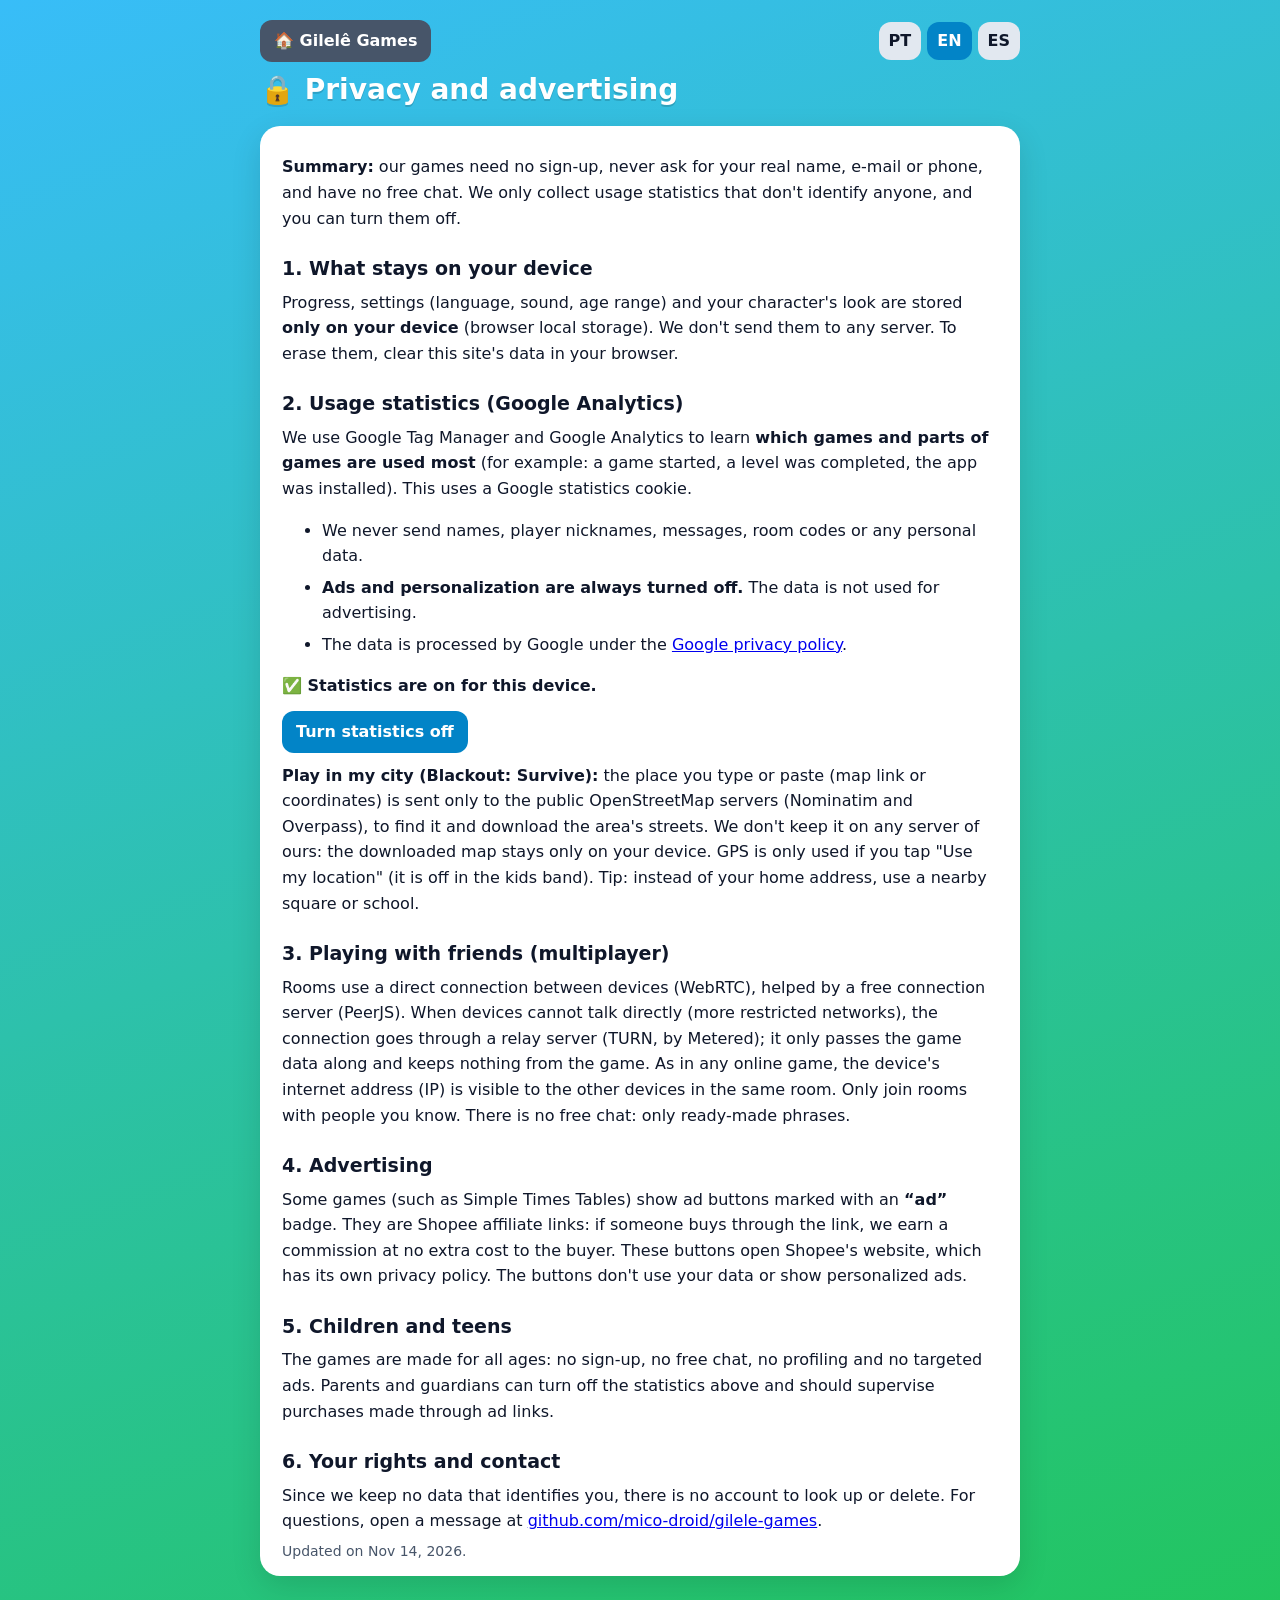
<file: privacidade.html>
<!DOCTYPE html>
<html lang="pt-BR">
<head>
<meta charset="utf-8">
<meta name="viewport" content="width=device-width, initial-scale=1">
<title>Privacidade e publicidade · Gilelê Games</title>
<meta name="description" content="Como os jogos tratam seus dados: sem cadastro, sem dados pessoais, estatísticas anônimas que você pode desligar.">
<link rel="icon" href="icons/portal.svg">
<style>
  :root { color-scheme: light; }
  body { margin: 0; font: 16px/1.6 system-ui, -apple-system, "Segoe UI", Roboto, sans-serif; color: #0f172a; background: linear-gradient(160deg, #38bdf8, #22c55e); min-height: 100vh; }
  main { max-width: 760px; margin: 0 auto; padding: 20px 16px 40px; }
  .card { background: #fff; border-radius: 20px; padding: 22px 22px 8px; box-shadow: 0 10px 30px rgba(0,0,0,.12); }
  h1 { color: #fff; text-shadow: 0 2px 0 rgba(0,0,0,.15); margin: 6px 0 14px; font-size: 28px; }
  h2 { font-size: 19px; margin: 22px 0 6px; }
  p, li { margin: 6px 0; }
  .top { display: flex; gap: 8px; align-items: center; justify-content: space-between; flex-wrap: wrap; }
  .top a, .langs button, .btn { font: inherit; font-weight: 700; border: 0; border-radius: 12px; padding: 8px 14px; cursor: pointer; text-decoration: none; }
  .top a { background: #475569; color: #fff; }
  .langs { display: flex; gap: 6px; }
  .langs button { background: #e2e8f0; color: #0f172a; padding: 6px 10px; }
  .langs button.on { background: #0284c7; color: #fff; }
  .btn { background: #0284c7; color: #fff; margin: 6px 0 4px; }
  .btn.off { background: #16a34a; }
  .status { font-weight: 700; }
  .small { font-size: 14px; color: #475569; }
  [data-l] { display: none; } [data-l].show { display: block; }
</style>
</head>
<body>
<main>
  <div class="top">
    <a href="./">🏠 Gilelê Games</a>
    <div class="langs"><button data-set="pt">PT</button><button data-set="en">EN</button><button data-set="es">ES</button></div>
  </div>

  <!-- ===================== PORTUGUÊS ===================== -->
  <section data-l="pt">
    <h1>🔒 Privacidade e publicidade</h1>
    <div class="card">
      <p><b>Resumo:</b> nossos jogos não pedem cadastro, não pedem nome real, e-mail ou telefone, e não têm chat livre. Coletamos só estatísticas de uso, sem identificar ninguém, e você pode desligá-las.</p>

      <h2>1. O que fica no seu aparelho</h2>
      <p>O progresso, as configurações (idioma, som, faixa de idade) e a aparência do personagem ficam guardados <b>só no seu aparelho</b> (armazenamento local do navegador). Não enviamos isso para nenhum servidor. Para apagar, limpe os dados do site no navegador.</p>

      <h2>2. Estatísticas de uso (Google Analytics)</h2>
      <p>Usamos o Google Tag Manager e o Google Analytics para saber <b>quais jogos e partes dos jogos são mais usados</b> (por exemplo: começou uma partida, terminou uma fase, instalou o app). Isso usa um cookie de estatística do Google.</p>
      <ul>
        <li>Não enviamos nome, apelido do jogador, mensagens, código de sala nem qualquer dado pessoal.</li>
        <li><b>Anúncios e personalização ficam sempre desligados.</b> Os dados não são usados para propaganda.</li>
        <li>Os dados são tratados pelo Google conforme a <a href="https://policies.google.com/privacy" target="_blank" rel="noopener">política de privacidade do Google</a>.</li>
      </ul>
      <p class="status" data-status></p>
      <button class="btn" data-toggle></button>

      <p><b>Jogar na minha cidade (Apagão: Sobreviva):</b> o lugar que você digita ou cola (link de mapa ou coordenadas) é enviado só para os servidores públicos do OpenStreetMap (Nominatim e Overpass), para achar o lugar e baixar as ruas da região. Não guardamos esse lugar em nenhum servidor nosso: o mapa baixado fica só no seu aparelho. O GPS só é usado se você tocar em "Usar minha localização" (fica desligado na faixa infantil). Dica: em vez do endereço de casa, use uma praça ou escola perto.</p>
      <h2>3. Jogar com amigos (multijogador)</h2>
      <p>As salas usam conexão direta entre os aparelhos (WebRTC), com ajuda de um servidor gratuito de conexão (PeerJS). Quando os aparelhos não conseguem se falar direto (redes mais fechadas), a conexão passa por um servidor de repasse (TURN, da Metered); ele só repassa os dados da partida e não guarda nada do jogo. Como em qualquer jogo on-line, o endereço de internet (IP) do aparelho fica visível para os aparelhos conectados na mesma sala. Só entre em salas com quem você conhece. Não há chat livre: só frases prontas.</p>

      <h2>4. Publicidade</h2>
      <p>Alguns jogos (como o Tabuada Simples) mostram botões de publicidade marcados com o selo <b>“publi”</b>. São links de afiliado da Shopee: se alguém comprar pelo link, recebemos uma comissão, sem custo extra para quem compra. Esses botões abrem o site da Shopee, que tem sua própria política de privacidade. Os botões não usam seus dados nem mostram propaganda personalizada.</p>

      <h2>5. Crianças e adolescentes</h2>
      <p>Os jogos foram pensados para todas as idades, seguindo a LGPD e o ECA Digital: sem cadastro, sem chat livre, sem perfil e sem propaganda direcionada. Pais e responsáveis podem desligar as estatísticas acima e devem acompanhar as compras feitas a partir dos links de publicidade.</p>

      <h2>6. Seus direitos e contato</h2>
      <p>Como não guardamos dados que identifiquem você, não há cadastro para consultar ou apagar. Para dúvidas, abra uma mensagem em <a href="https://github.com/mico-droid/gilele-games/issues" target="_blank" rel="noopener">github.com/mico-droid/gilele-games</a>.</p>
      <p class="small">Atualizado em 14/11/2026.</p>
    </div>
  </section>

  <!-- ===================== ENGLISH ===================== -->
  <section data-l="en">
    <h1>🔒 Privacy and advertising</h1>
    <div class="card">
      <p><b>Summary:</b> our games need no sign-up, never ask for your real name, e-mail or phone, and have no free chat. We only collect usage statistics that don't identify anyone, and you can turn them off.</p>

      <h2>1. What stays on your device</h2>
      <p>Progress, settings (language, sound, age range) and your character's look are stored <b>only on your device</b> (browser local storage). We don't send them to any server. To erase them, clear this site's data in your browser.</p>

      <h2>2. Usage statistics (Google Analytics)</h2>
      <p>We use Google Tag Manager and Google Analytics to learn <b>which games and parts of games are used most</b> (for example: a game started, a level was completed, the app was installed). This uses a Google statistics cookie.</p>
      <ul>
        <li>We never send names, player nicknames, messages, room codes or any personal data.</li>
        <li><b>Ads and personalization are always turned off.</b> The data is not used for advertising.</li>
        <li>The data is processed by Google under the <a href="https://policies.google.com/privacy" target="_blank" rel="noopener">Google privacy policy</a>.</li>
      </ul>
      <p class="status" data-status></p>
      <button class="btn" data-toggle></button>

      <p><b>Play in my city (Blackout: Survive):</b> the place you type or paste (map link or coordinates) is sent only to the public OpenStreetMap servers (Nominatim and Overpass), to find it and download the area's streets. We don't keep it on any server of ours: the downloaded map stays only on your device. GPS is only used if you tap "Use my location" (it is off in the kids band). Tip: instead of your home address, use a nearby square or school.</p>
      <h2>3. Playing with friends (multiplayer)</h2>
      <p>Rooms use a direct connection between devices (WebRTC), helped by a free connection server (PeerJS). When devices cannot talk directly (more restricted networks), the connection goes through a relay server (TURN, by Metered); it only passes the game data along and keeps nothing from the game. As in any online game, the device's internet address (IP) is visible to the other devices in the same room. Only join rooms with people you know. There is no free chat: only ready-made phrases.</p>

      <h2>4. Advertising</h2>
      <p>Some games (such as Simple Times Tables) show ad buttons marked with an <b>“ad”</b> badge. They are Shopee affiliate links: if someone buys through the link, we earn a commission at no extra cost to the buyer. These buttons open Shopee's website, which has its own privacy policy. The buttons don't use your data or show personalized ads.</p>

      <h2>5. Children and teens</h2>
      <p>The games are made for all ages: no sign-up, no free chat, no profiling and no targeted ads. Parents and guardians can turn off the statistics above and should supervise purchases made through ad links.</p>

      <h2>6. Your rights and contact</h2>
      <p>Since we keep no data that identifies you, there is no account to look up or delete. For questions, open a message at <a href="https://github.com/mico-droid/gilele-games/issues" target="_blank" rel="noopener">github.com/mico-droid/gilele-games</a>.</p>
      <p class="small">Updated on Nov 14, 2026.</p>
    </div>
  </section>

  <!-- ===================== ESPAÑOL ===================== -->
  <section data-l="es">
    <h1>🔒 Privacidad y publicidad</h1>
    <div class="card">
      <p><b>Resumen:</b> nuestros juegos no piden registro, nunca piden tu nombre real, correo ni teléfono, y no tienen chat libre. Solo recopilamos estadísticas de uso que no identifican a nadie, y puedes desactivarlas.</p>

      <h2>1. Lo que queda en tu dispositivo</h2>
      <p>El progreso, la configuración (idioma, sonido, rango de edad) y la apariencia del personaje se guardan <b>solo en tu dispositivo</b> (almacenamiento local del navegador). No los enviamos a ningún servidor. Para borrarlos, limpia los datos de este sitio en el navegador.</p>

      <h2>2. Estadísticas de uso (Google Analytics)</h2>
      <p>Usamos Google Tag Manager y Google Analytics para saber <b>qué juegos y partes de los juegos se usan más</b> (por ejemplo: empezó una partida, terminó un nivel, instaló la app). Esto usa una cookie de estadística de Google.</p>
      <ul>
        <li>Nunca enviamos nombres, apodos, mensajes, códigos de sala ni ningún dato personal.</li>
        <li><b>Los anuncios y la personalización están siempre desactivados.</b> Los datos no se usan para publicidad.</li>
        <li>Google trata los datos según la <a href="https://policies.google.com/privacy" target="_blank" rel="noopener">política de privacidad de Google</a>.</li>
      </ul>
      <p class="status" data-status></p>
      <button class="btn" data-toggle></button>

      <p><b>Jugar en mi ciudad (Apagón: Sobrevive):</b> el lugar que escribes o pegas (enlace de mapa o coordenadas) se envía solo a los servidores públicos de OpenStreetMap (Nominatim y Overpass), para encontrarlo y descargar las calles de la zona. No lo guardamos en ningún servidor nuestro: el mapa descargado queda solo en tu dispositivo. El GPS solo se usa si tocas "Usar mi ubicación" (está apagado en la franja infantil). Consejo: en vez de la dirección de tu casa, usa una plaza o escuela cercana.</p>
      <h2>3. Jugar con amigos (multijugador)</h2>
      <p>Las salas usan una conexión directa entre dispositivos (WebRTC), con ayuda de un servidor de conexión gratuito (PeerJS). Cuando los dispositivos no pueden hablarse directamente (redes más cerradas), la conexión pasa por un servidor de reenvío (TURN, de Metered); solo reenvía los datos de la partida y no guarda nada del juego. Como en cualquier juego en línea, la dirección de internet (IP) del dispositivo es visible para los demás dispositivos de la misma sala. Entra solo en salas con personas que conoces. No hay chat libre: solo frases listas.</p>

      <h2>4. Publicidad</h2>
      <p>Algunos juegos (como Tablas Sencillas) muestran botones de publicidad marcados con la etiqueta <b>“publi”</b>. Son enlaces de afiliado de Shopee: si alguien compra por el enlace, recibimos una comisión sin costo extra para quien compra. Estos botones abren el sitio de Shopee, que tiene su propia política de privacidad. Los botones no usan tus datos ni muestran publicidad personalizada.</p>

      <h2>5. Niños y adolescentes</h2>
      <p>Los juegos están pensados para todas las edades: sin registro, sin chat libre, sin perfiles y sin publicidad dirigida. Padres y tutores pueden desactivar las estadísticas de arriba y deben supervisar las compras hechas desde los enlaces de publicidad.</p>

      <h2>6. Tus derechos y contacto</h2>
      <p>Como no guardamos datos que te identifiquen, no hay cuenta que consultar ni borrar. Para dudas, abre un mensaje en <a href="https://github.com/mico-droid/gilele-games/issues" target="_blank" rel="noopener">github.com/mico-droid/gilele-games</a>.</p>
      <p class="small">Actualizado el 14/11/2026.</p>
    </div>
  </section>
</main>
<script>
  // idioma: o mesmo escolhido nos jogos (chave do motor) ou o do navegador
  const KEY_OFF = "ez:noanalytics";
  const TXT = {
    pt: { on: "✅ Estatísticas ligadas neste aparelho.", off: "⛔ Estatísticas desligadas neste aparelho.", btnOff: "Desligar estatísticas", btnOn: "Religar estatísticas" },
    en: { on: "✅ Statistics are on for this device.", off: "⛔ Statistics are off for this device.", btnOff: "Turn statistics off", btnOn: "Turn statistics back on" },
    es: { on: "✅ Estadísticas activadas en este dispositivo.", off: "⛔ Estadísticas desactivadas en este dispositivo.", btnOff: "Desactivar estadísticas", btnOn: "Reactivar estadísticas" },
  };
  let lang = "pt";
  try {
    const saved = localStorage.getItem("gilele:lang");
    const nav = (navigator.language || "pt").slice(0, 2);
    lang = ["pt", "en", "es"].includes(saved) ? saved : (["pt", "en", "es"].includes(nav) ? nav : "pt");
    const q = new URLSearchParams(location.search).get("lang"); if (["pt", "en", "es"].includes(q)) lang = q;
  } catch (e) {}
  const isOff = () => { try { return localStorage.getItem(KEY_OFF) === "1"; } catch (e) { return false; } };
  function draw() {
    document.querySelectorAll("[data-l]").forEach((s) => s.classList.toggle("show", s.dataset.l === lang));
    document.querySelectorAll("[data-set]").forEach((b) => b.classList.toggle("on", b.dataset.set === lang));
    document.documentElement.lang = lang === "pt" ? "pt-BR" : lang;
    const T = TXT[lang], off = isOff();
    document.querySelectorAll("[data-status]").forEach((p) => (p.textContent = off ? T.off : T.on));
    document.querySelectorAll("[data-toggle]").forEach((b) => { b.textContent = off ? T.btnOn : T.btnOff; b.classList.toggle("off", off); });
  }
  document.querySelectorAll("[data-set]").forEach((b) => (b.onclick = () => { lang = b.dataset.set; draw(); }));
  document.querySelectorAll("[data-toggle]").forEach((b) => (b.onclick = () => {
    try { if (isOff()) localStorage.removeItem(KEY_OFF); else localStorage.setItem(KEY_OFF, "1"); } catch (e) {}
    draw();
  }));
  draw();
</script>
</body>
</html>
</file>
